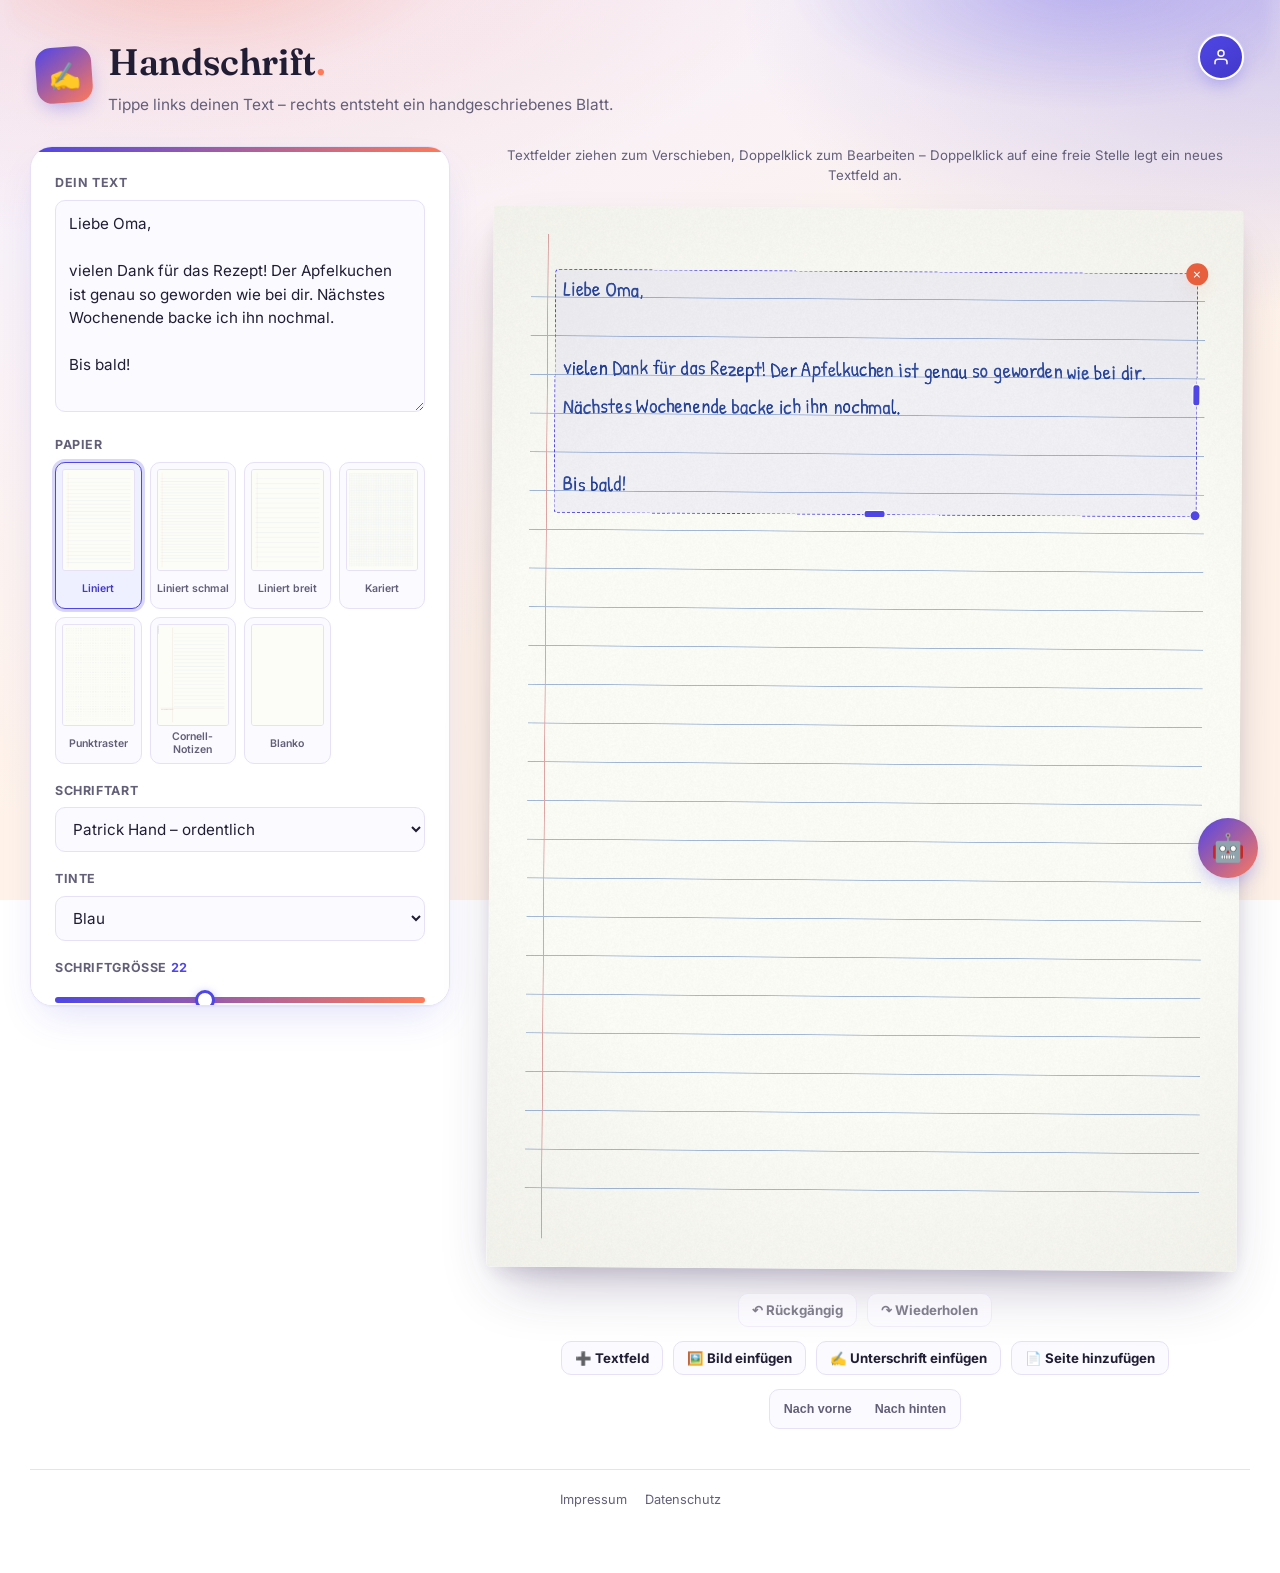
<file: index.html>
<!DOCTYPE html>
<html lang="de">
<head>
<meta charset="UTF-8">
<meta name="viewport" content="width=device-width, initial-scale=1.0">
<title>Handschrift-Generator – Text in Handschrift verwandeln</title>
<meta name="description" content="Verwandle getippten Text in realistisch aussehende Handschrift. Mit linierten und karierten Vorlagen, verschiedenen Schriften und Download als Bild.">
<meta name="theme-color" content="#2f6fdb">

<link rel="icon" href="data:image/svg+xml,%3Csvg xmlns='http://www.w3.org/2000/svg' viewBox='0 0 100 100'%3E%3Ctext y='.9em' font-size='90'%3E%E2%9C%8D%EF%B8%8F%3C/text%3E%3C/svg%3E">

<!-- Lokal gehostet statt von Google-Servern geladen – siehe fonts.css -->
<link rel="stylesheet" href="fonts.css">
<link rel="stylesheet" href="style.css">
</head>
<body>

<header class="site-header">
  <div class="header-glow" aria-hidden="true"></div>
  <div class="header-row">

    <div class="brand">
      <span class="brand-mark" aria-hidden="true">✍️</span>
      <div class="brand-text">
        <h1>Handschrift<span class="brand-dot">.</span></h1>
        <p class="subtitle">Tippe links deinen Text – rechts entsteht ein handgeschriebenes Blatt.</p>
      </div>
    </div>

    <!-- ---------- Konto-Widget oben rechts ---------- -->
    <div class="account-widget">
      <button type="button" id="konto-toggle" class="account-btn" aria-haspopup="true" aria-expanded="false" title="Konto">
        <span id="konto-avatar" class="account-avatar">
          <svg viewBox="0 0 24 24" width="18" height="18" fill="none" stroke="currentColor" stroke-width="2" stroke-linecap="round" stroke-linejoin="round"><path d="M20 21v-2a4 4 0 0 0-4-4H8a4 4 0 0 0-4 4v2"/><circle cx="12" cy="7" r="4"/></svg>
        </span>
        <span id="konto-dot" class="account-dot" hidden></span>
      </button>
    </div>

  </div>
</header>

<main class="layout">

  <!-- ---------- Linke Seite: Eingabe & Einstellungen ---------- -->
  <section class="panel" aria-label="Einstellungen">

    <label class="field">
      <span class="field-label">Dein Text</span>
      <textarea id="input-text" rows="8" spellcheck="false">Liebe Oma,

vielen Dank für das Rezept! Der Apfelkuchen ist genau so geworden wie bei dir. Nächstes Wochenende backe ich ihn nochmal.

Bis bald!</textarea>
    </label>

    <div class="field field-wide">
      <span class="field-label">Papier</span>
      <div id="paper-picker" class="paper-picker" role="radiogroup" aria-label="Papier auswählen">
        <!-- wird in script.js gefüllt, jede Karte mit Vorschaubild -->
      </div>
    </div>

    <div class="controls">

      <label class="field field-wide">
        <span class="field-label">Schriftart</span>
        <select id="font-family"><!-- wird in script.js gefüllt --></select>
      </label>

      <label class="field field-wide">
        <span class="field-label">Tinte</span>
        <select id="ink-color">
          <option value="#1a3a8f" selected>Blau</option>
          <option value="#101318">Schwarz</option>
          <option value="#123f2b">Dunkelgrün</option>
          <option value="#7a1220">Rot</option>
        </select>
      </label>

      <label class="field field-wide">
        <span class="field-label">Schriftgröße <output id="size-out">22</output></span>
        <input type="range" id="font-size" min="14" max="34" step="1" value="22">
      </label>

      <label class="field field-wide">
        <span class="field-label">Unordentlichkeit <output id="mess-out">45</output>%</span>
        <input type="range" id="messiness" min="0" max="100" step="1" value="45">
      </label>

    </div>

    <div class="actions">
      <button type="button" id="reshuffle" class="btn btn-secondary btn-block">🎲 Neu würfeln</button>
    </div>

    <div class="actions">
      <button type="button" id="download" class="btn btn-secondary">🖼️ Als PNG</button>
      <button type="button" id="download-pdf" class="btn btn-primary">📄 Für GoodNotes</button>
    </div>

    <p class="hinweis">
      GoodNotes hat kein offenes Dateiformat – eigene Vorlagen kommen dort
      immer als PDF hinein (in GoodNotes: Importieren → Als neues Dokument).
    </p>

    <p id="status" class="status" role="status"></p>

    <details class="own">
      <summary>✏️ Eigene Handschrift verwenden</summary>

      <ol class="steps">
        <li>
          Vorlage ausdrucken und alle Kästchen ausfüllen.
          <button type="button" id="tpl-download" class="btn btn-secondary btn-small">
            Vorlage herunterladen
          </button>
        </li>
        <li>
          Blatt von oben abfotografieren oder scannen.
          <input type="file" id="sheet-upload" accept="image/*">
        </li>
        <li>Die vier schwarzen Ecken anklicken – fertig.</li>
      </ol>

      <p id="own-status" class="status" role="status"></p>
      <button type="button" id="own-clear" class="btn btn-secondary btn-small" hidden>
        Handschrift löschen
      </button>
    </details>

    <!-- Nur sichtbar für Konten mit Rolle "lehrer" (siehe konto.js,
         zeigeRollenUI()). Ohne eingerichtete KI-Funktion (siehe
         KONTO-SETUP.md) bleibt das Panel für alle versteckt. -->
    <details id="ki-generator-panel" class="own" hidden>
      <summary>🪄 KI-Arbeitsblatt-Text erzeugen</summary>

      <label class="field">
        <span class="field-label">Thema</span>
        <textarea id="ki-thema" rows="2" placeholder="z. B. Einmaleins der 4, Übungssätze mit ie/ieh"></textarea>
      </label>

      <button type="button" id="ki-erzeugen" class="btn btn-primary btn-small btn-block">
        Text erzeugen
      </button>

      <p id="ki-status" class="status" role="status"></p>
    </details>

  </section>

  <!-- ---------- Rechte Seite: Vorschau ---------- -->
  <section class="preview" aria-label="Vorschau">

    <p class="hinweis preview-hinweis">
      Textfelder ziehen zum Verschieben, Doppelklick zum Bearbeiten –
      Doppelklick auf eine freie Stelle legt ein neues Textfeld an.
    </p>

    <div id="page-wrap" class="page-wrap">
      <div class="page-surface" data-seite="0">
        <div class="page-label">Seite 1</div>
        <canvas id="paper" class="paper-canvas" aria-label="Vorschau des handgeschriebenen Blattes, Seite 1"></canvas>
        <div id="text-layer" class="text-layer" data-seite="0"></div>
      </div>
    </div>

    <div class="preview-actions">
      <button type="button" id="undo-btn" class="btn btn-secondary btn-small" title="Rückgängig (Strg+Z)" disabled>↶ Rückgängig</button>
      <button type="button" id="redo-btn" class="btn btn-secondary btn-small" title="Wiederholen (Strg+Umschalt+Z)" disabled>↷ Wiederholen</button>
    </div>

    <div class="preview-actions">
      <button type="button" id="add-block" class="btn btn-secondary btn-small">➕ Textfeld</button>
      <button type="button" id="add-image" class="btn btn-secondary btn-small">🖼️ Bild einfügen</button>
      <button type="button" id="add-signature" class="btn btn-secondary btn-small">✍️ Unterschrift einfügen</button>
      <button type="button" id="add-page" class="btn btn-secondary btn-small">📄 Seite hinzufügen</button>
    </div>

    <input type="file" id="bild-datei" accept="image/*" hidden>
    <input type="file" id="unterschrift-datei" accept="image/*" hidden>

    <!-- Erscheint nur, wenn mindestens ein Textfeld ausgewählt ist -->
    <div id="arrange-toolbar" class="arrange-toolbar" hidden>
      <div id="align-buttons" class="arrange-group" hidden>
        <button type="button" class="arrange-btn" data-align="left" title="Linksbündig ausrichten">⇤</button>
        <button type="button" class="arrange-btn" data-align="center-h" title="Horizontal zentrieren">↔</button>
        <button type="button" class="arrange-btn" data-align="right" title="Rechtsbündig ausrichten">⇥</button>
        <button type="button" class="arrange-btn" data-align="top" title="Oben ausrichten">⤒</button>
        <button type="button" class="arrange-btn" data-align="middle-v" title="Vertikal zentrieren">↕</button>
        <button type="button" class="arrange-btn" data-align="bottom" title="Unten ausrichten">⤓</button>
      </div>
      <div class="arrange-group">
        <button type="button" id="bring-front" class="arrange-btn arrange-btn-text" title="Nach vorne">Nach vorne</button>
        <button type="button" id="send-back" class="arrange-btn arrange-btn-text" title="Nach hinten">Nach hinten</button>
      </div>
    </div>

  </section>

</main>

<!-- Ecken des Fotos anklicken -->
<div id="corner-overlay" class="overlay" hidden>
  <div class="overlay-inner">
    <p id="corner-hint" class="corner-hint"></p>
    <canvas id="corner-canvas"></canvas>
    <div class="overlay-actions">
      <button type="button" id="corner-reset" class="btn btn-secondary btn-small">Punkte zurücksetzen</button>
      <button type="button" id="corner-cancel" class="btn btn-secondary btn-small">Abbrechen</button>
    </div>
  </div>
</div>

<!-- Konto-Dropdown bewusst außerhalb des Headers, direkt in <body> –
     so hängt seine Platzierung an keinem verschachtelten position:relative-Elternteil. -->
<div id="konto-dropdown" class="account-dropdown">
  <p id="konto-hinweis" class="hinweis" hidden>
    Konto noch nicht eingerichtet. Ohne Konto wird deine Handschrift nur in
    diesem Browser gespeichert. Wie du ein Konto einrichtest, steht in
    <code>KONTO-SETUP.md</code>.
  </p>

  <div id="konto-abgemeldet" hidden>

    <!-- Anmelden mit Passwort -->
    <div id="konto-modus-login">
      <p class="hinweis">
        Melde dich an, damit deine Handschrift erhalten bleibt – auch auf
        anderen Geräten.
      </p>
      <label class="field">
        <span class="field-label">E-Mail</span>
        <input type="email" id="konto-login-email" autocomplete="email" placeholder="du@beispiel.de">
      </label>
      <label class="field">
        <span class="field-label">Passwort</span>
        <input type="password" id="konto-login-passwort" autocomplete="current-password" placeholder="••••••••">
      </label>
      <button type="button" id="konto-login-senden" class="btn btn-primary btn-small btn-block">
        Anmelden
      </button>
      <div class="konto-links">
        <button type="button" class="link-btn" id="konto-zu-forgot">Passwort vergessen?</button>
        <button type="button" class="link-btn" id="konto-zu-signup">Konto erstellen</button>
      </div>
      <button type="button" class="link-btn block" id="konto-zu-magic">
        Stattdessen Anmelde-Link per E-Mail
      </button>
    </div>

    <!-- Neues Konto registrieren -->
    <div id="konto-modus-signup" hidden>
      <p class="hinweis">
        Neues Konto anlegen – deine Handschrift bleibt dann geräteübergreifend
        gespeichert.
      </p>
      <label class="field">
        <span class="field-label">E-Mail</span>
        <input type="email" id="konto-signup-email" autocomplete="email" placeholder="du@beispiel.de">
      </label>
      <label class="field">
        <span class="field-label">Passwort</span>
        <input type="password" id="konto-signup-passwort" autocomplete="new-password" placeholder="mindestens 6 Zeichen">
      </label>
      <label class="field">
        <span class="field-label">Passwort bestätigen</span>
        <input type="password" id="konto-signup-passwort2" autocomplete="new-password" placeholder="••••••••">
      </label>
      <div class="field field-wide">
        <span class="field-label">Ich bin …</span>
        <div class="role-picker" role="radiogroup" aria-label="Rolle wählen">
          <button type="button" id="konto-signup-rolle-lehrer" class="role-karte" role="radio" aria-checked="false">
            Lehrer*in
          </button>
          <button type="button" id="konto-signup-rolle-schueler" class="role-karte" role="radio" aria-checked="false">
            Schüler*in
          </button>
        </div>
      </div>
      <button type="button" id="konto-signup-senden" class="btn btn-primary btn-small btn-block">
        Konto erstellen
      </button>
      <button type="button" class="link-btn block" id="konto-zu-login-von-signup">
        Schon ein Konto? Anmelden
      </button>
    </div>

    <!-- Passwort vergessen -->
    <div id="konto-modus-forgot" hidden>
      <p class="hinweis">
        Gib deine E-Mail ein – wir schicken dir einen Link zum Zurücksetzen
        des Passworts.
      </p>
      <label class="field">
        <span class="field-label">E-Mail</span>
        <input type="email" id="konto-forgot-email" autocomplete="email" placeholder="du@beispiel.de">
      </label>
      <button type="button" id="konto-forgot-senden" class="btn btn-primary btn-small btn-block">
        Link zum Zurücksetzen senden
      </button>
      <button type="button" class="link-btn block" id="konto-zu-login-von-forgot">
        Zurück zur Anmeldung
      </button>
    </div>

    <!-- Anmelden per Magic-Link (ohne Passwort) -->
    <div id="konto-modus-magiclink" hidden>
      <p class="hinweis">
        Du bekommst einen Anmelde-Link per E-Mail, ein Passwort brauchst du
        dafür nicht.
      </p>
      <label class="field">
        <span class="field-label">E-Mail</span>
        <input type="email" id="konto-magic-email" autocomplete="email" placeholder="du@beispiel.de">
      </label>
      <button type="button" id="konto-magic-senden" class="btn btn-primary btn-small btn-block">
        Anmelde-Link schicken
      </button>
      <button type="button" class="link-btn block" id="konto-zu-login-von-magic">
        Zurück zur Anmeldung mit Passwort
      </button>
    </div>

    <!-- Neues Passwort setzen – erscheint automatisch nach Klick auf den
         Link aus der "Passwort vergessen"-E-Mail -->
    <div id="konto-modus-reset" hidden>
      <p class="hinweis">Leg ein neues Passwort fest.</p>
      <label class="field">
        <span class="field-label">Neues Passwort</span>
        <input type="password" id="konto-reset-passwort" autocomplete="new-password" placeholder="mindestens 6 Zeichen">
      </label>
      <label class="field">
        <span class="field-label">Neues Passwort bestätigen</span>
        <input type="password" id="konto-reset-passwort2" autocomplete="new-password" placeholder="••••••••">
      </label>
      <button type="button" id="konto-reset-senden" class="btn btn-primary btn-small btn-block">
        Neues Passwort speichern
      </button>
    </div>

  </div>

  <div id="konto-angemeldet" hidden>
    <div class="konto-profil">
      <span id="konto-avatar-gross" class="account-avatar account-avatar-lg" aria-hidden="true"></span>
      <div>
        <p class="konto-profil-label">Angemeldet als</p>
        <p id="konto-user" class="konto-profil-mail"></p>
      </div>
    </div>
    <div class="actions">
      <button type="button" id="konto-sichern" class="btn btn-secondary btn-small">Jetzt sichern</button>
      <button type="button" id="konto-abmelden" class="btn btn-secondary btn-small">Abmelden</button>
    </div>
  </div>

  <p id="konto-status" class="status" role="status"></p>
</div>

<footer class="site-footer">
  <a href="impressum.html">Impressum</a>
  <a href="datenschutz.html">Datenschutz</a>
</footer>

<!-- Macht auf den KI-Arbeitsblatt-Generator für Lehrkräfte aufmerksam.
     Öffnet nur bei Klick, kein automatisches Popup (siehe konto.js). -->
<button type="button" id="ki-roboter" class="ki-roboter" aria-expanded="false" aria-label="KI-Funktion für Lehrkräfte ansehen">
  <span class="ki-roboter-schweben">
    <span class="ki-roboter-winken" aria-hidden="true">🤖</span>
  </span>
</button>

<div id="ki-roboter-popup" class="ki-roboter-popup" hidden>
  <button type="button" id="ki-roboter-popup-schliessen" class="ki-roboter-popup-schliessen" aria-label="Schließen">×</button>
  <h3>🪄 KI-Arbeitsblatt-Generator</h3>
  <p>
    Für Lehrkräfte: Thema eingeben, KI erzeugt einen passenden Übungstext –
    direkt als Handschrift aufs Blatt.
  </p>
  <button type="button" id="ki-roboter-vorschau-btn" class="btn btn-primary btn-small btn-block">
    Als Lehrer*in ansehen
  </button>
</div>

<script src="config.js"></script>
<script src="script.js"></script>
<script src="scanner.js"></script>
<script src="konto.js"></script>
<script src="editor.js"></script>
<script src="ki.js"></script>
</body>
</html>
</file>
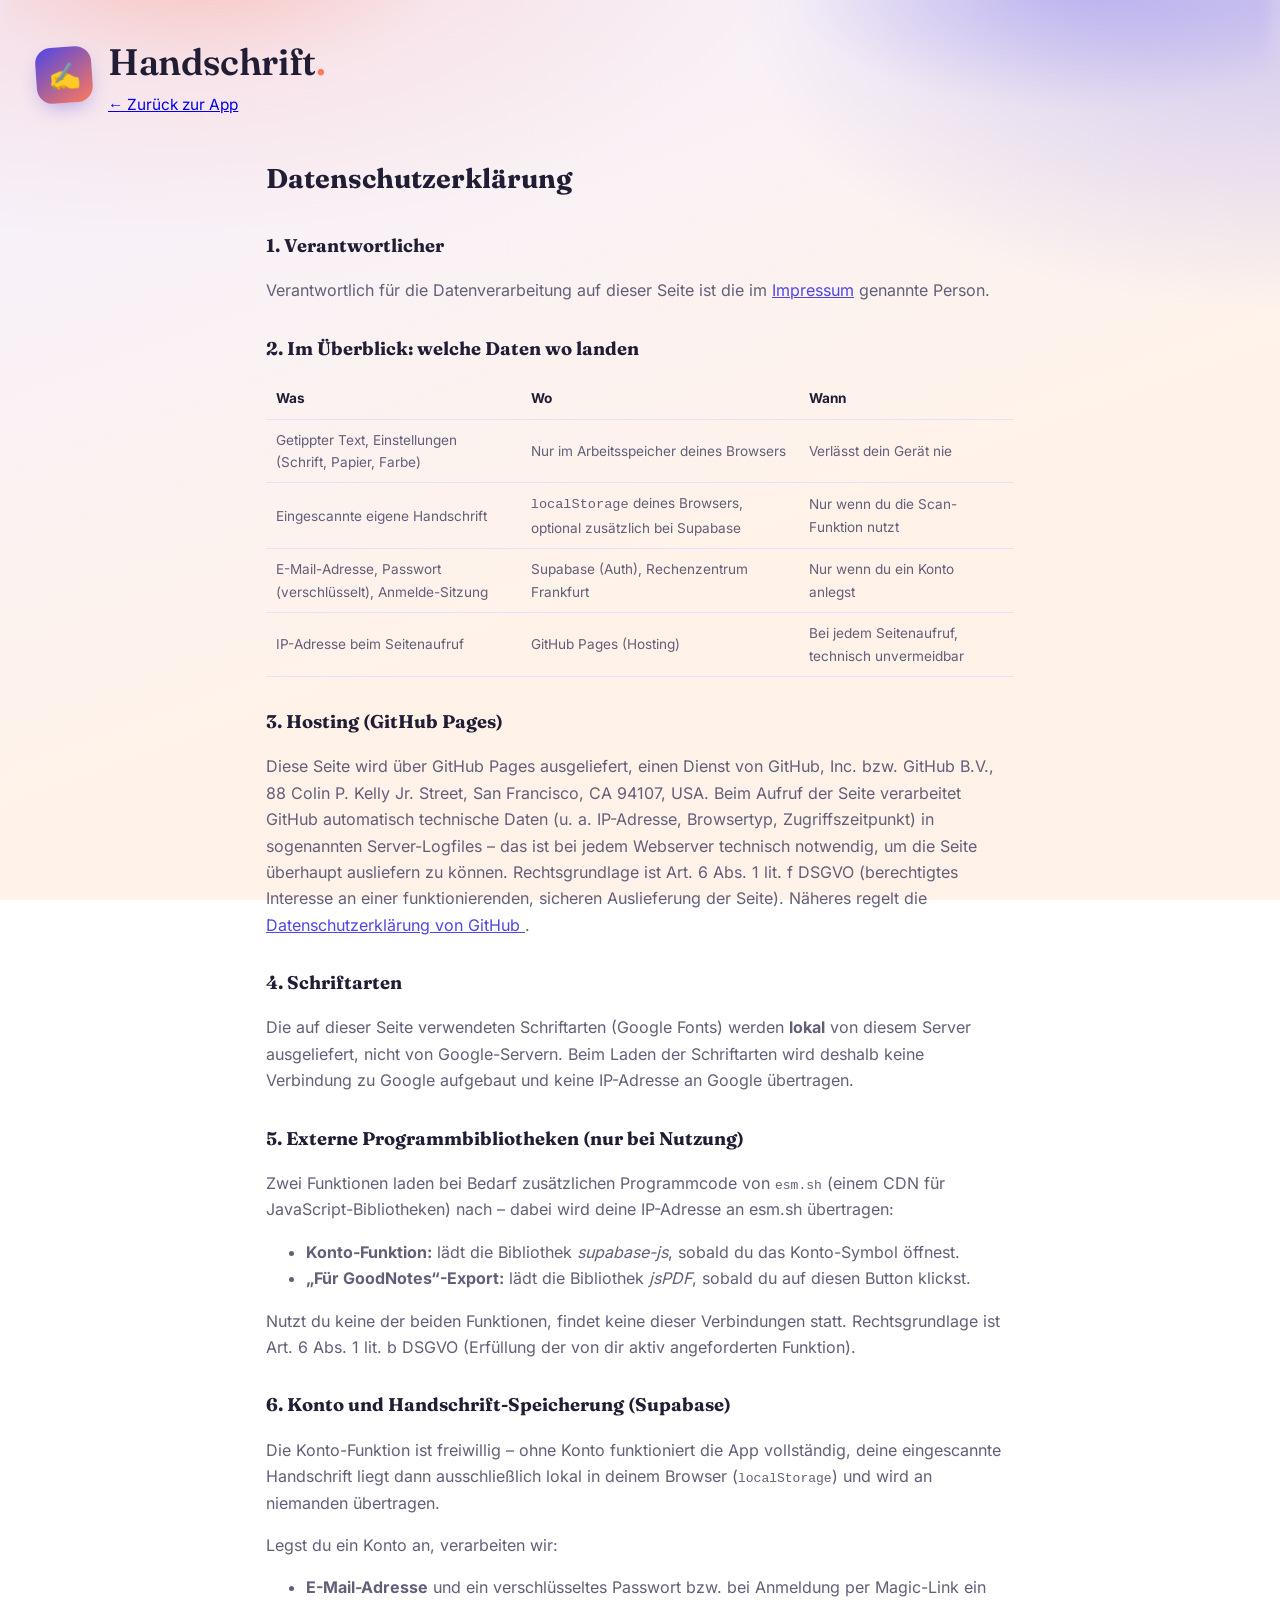
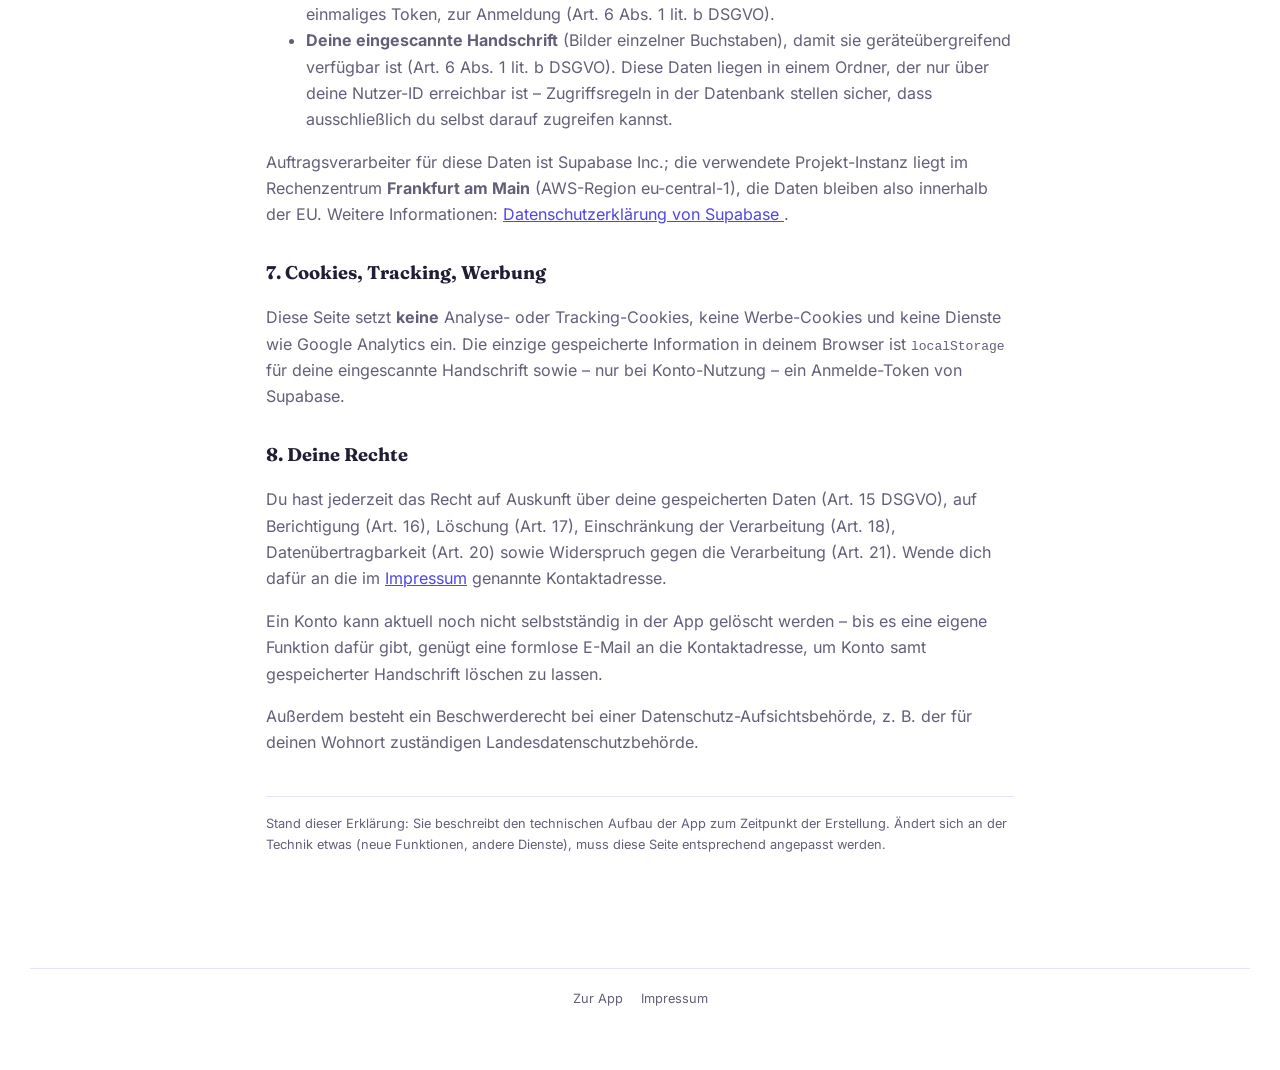
<file: datenschutz.html>
<!DOCTYPE html>
<html lang="de">
<head>
<meta charset="UTF-8">
<meta name="viewport" content="width=device-width, initial-scale=1.0">
<title>Datenschutzerklärung – Handschrift-Generator</title>
<meta name="robots" content="noindex">
<link rel="icon" href="data:image/svg+xml,%3Csvg xmlns='http://www.w3.org/2000/svg' viewBox='0 0 100 100'%3E%3Ctext y='.9em' font-size='90'%3E%E2%9C%8D%EF%B8%8F%3C/text%3E%3C/svg%3E">
<link rel="stylesheet" href="fonts.css">
<link rel="stylesheet" href="style.css">
</head>
<body>

<header class="site-header">
  <div class="header-glow" aria-hidden="true"></div>
  <div class="header-row">
    <div class="brand">
      <span class="brand-mark" aria-hidden="true">✍️</span>
      <div class="brand-text">
        <h1>Handschrift<span class="brand-dot">.</span></h1>
        <p class="subtitle"><a href="index.html">← Zurück zur App</a></p>
      </div>
    </div>
  </div>
</header>

<main class="rechtstext">

  <h1>Datenschutzerklärung</h1>

  <h2>1. Verantwortlicher</h2>
  <p>
    Verantwortlich für die Datenverarbeitung auf dieser Seite ist die im
    <a href="impressum.html">Impressum</a> genannte Person.
  </p>

  <h2>2. Im Überblick: welche Daten wo landen</h2>
  <table class="rechtstabelle">
    <thead>
      <tr><th>Was</th><th>Wo</th><th>Wann</th></tr>
    </thead>
    <tbody>
      <tr>
        <td>Getippter Text, Einstellungen (Schrift, Papier, Farbe)</td>
        <td>Nur im Arbeitsspeicher deines Browsers</td>
        <td>Verlässt dein Gerät nie</td>
      </tr>
      <tr>
        <td>Eingescannte eigene Handschrift</td>
        <td><code>localStorage</code> deines Browsers, optional zusätzlich
          bei Supabase</td>
        <td>Nur wenn du die Scan-Funktion nutzt</td>
      </tr>
      <tr>
        <td>E-Mail-Adresse, Passwort (verschlüsselt), Anmelde-Sitzung</td>
        <td>Supabase (Auth), Rechenzentrum Frankfurt</td>
        <td>Nur wenn du ein Konto anlegst</td>
      </tr>
      <tr>
        <td>IP-Adresse beim Seitenaufruf</td>
        <td>GitHub Pages (Hosting)</td>
        <td>Bei jedem Seitenaufruf, technisch unvermeidbar</td>
      </tr>
    </tbody>
  </table>

  <h2>3. Hosting (GitHub Pages)</h2>
  <p>
    Diese Seite wird über GitHub Pages ausgeliefert, einen Dienst von
    GitHub, Inc. bzw. GitHub B.V., 88 Colin P. Kelly Jr. Street, San
    Francisco, CA 94107, USA. Beim Aufruf der Seite verarbeitet GitHub
    automatisch technische Daten (u. a. IP-Adresse, Browsertyp,
    Zugriffszeitpunkt) in sogenannten Server-Logfiles – das ist bei jedem
    Webserver technisch notwendig, um die Seite überhaupt ausliefern zu
    können. Rechtsgrundlage ist Art. 6 Abs. 1 lit. f DSGVO (berechtigtes
    Interesse an einer funktionierenden, sicheren Auslieferung der Seite).
    Näheres regelt die
    <a href="https://docs.github.com/site-policy/privacy-policies/github-general-privacy-statement" target="_blank" rel="noopener">
      Datenschutzerklärung von GitHub
    </a>.
  </p>

  <h2>4. Schriftarten</h2>
  <p>
    Die auf dieser Seite verwendeten Schriftarten (Google Fonts) werden
    <strong>lokal</strong> von diesem Server ausgeliefert, nicht von
    Google-Servern. Beim Laden der Schriftarten wird deshalb keine
    Verbindung zu Google aufgebaut und keine IP-Adresse an Google
    übertragen.
  </p>

  <h2>5. Externe Programmbibliotheken (nur bei Nutzung)</h2>
  <p>
    Zwei Funktionen laden bei Bedarf zusätzlichen Programmcode von
    <code>esm.sh</code> (einem CDN für JavaScript-Bibliotheken) nach –
    dabei wird deine IP-Adresse an esm.sh übertragen:
  </p>
  <ul>
    <li><strong>Konto-Funktion:</strong> lädt die Bibliothek
      <em>supabase-js</em>, sobald du das Konto-Symbol öffnest.</li>
    <li><strong>„Für GoodNotes“-Export:</strong> lädt die Bibliothek
      <em>jsPDF</em>, sobald du auf diesen Button klickst.</li>
  </ul>
  <p>
    Nutzt du keine der beiden Funktionen, findet keine dieser Verbindungen
    statt. Rechtsgrundlage ist Art. 6 Abs. 1 lit. b DSGVO (Erfüllung der
    von dir aktiv angeforderten Funktion).
  </p>

  <h2>6. Konto und Handschrift-Speicherung (Supabase)</h2>
  <p>
    Die Konto-Funktion ist freiwillig – ohne Konto funktioniert die App
    vollständig, deine eingescannte Handschrift liegt dann ausschließlich
    lokal in deinem Browser (<code>localStorage</code>) und wird an
    niemanden übertragen.
  </p>
  <p>
    Legst du ein Konto an, verarbeiten wir:
  </p>
  <ul>
    <li><strong>E-Mail-Adresse</strong> und ein verschlüsseltes Passwort
      bzw. bei Anmeldung per Magic-Link ein einmaliges Token, zur
      Anmeldung (Art. 6 Abs. 1 lit. b DSGVO).</li>
    <li><strong>Deine eingescannte Handschrift</strong> (Bilder einzelner
      Buchstaben), damit sie geräteübergreifend verfügbar ist (Art. 6
      Abs. 1 lit. b DSGVO). Diese Daten liegen in einem Ordner, der nur
      über deine Nutzer-ID erreichbar ist – Zugriffsregeln in der
      Datenbank stellen sicher, dass ausschließlich du selbst darauf
      zugreifen kannst.</li>
  </ul>
  <p>
    Auftragsverarbeiter für diese Daten ist Supabase Inc.; die
    verwendete Projekt-Instanz liegt im Rechenzentrum
    <strong>Frankfurt am Main</strong> (AWS-Region eu-central-1), die
    Daten bleiben also innerhalb der EU. Weitere Informationen:
    <a href="https://supabase.com/privacy" target="_blank" rel="noopener">
      Datenschutzerklärung von Supabase
    </a>.
  </p>

  <h2>7. Cookies, Tracking, Werbung</h2>
  <p>
    Diese Seite setzt <strong>keine</strong> Analyse- oder Tracking-Cookies,
    keine Werbe-Cookies und keine Dienste wie Google Analytics ein. Die
    einzige gespeicherte Information in deinem Browser ist
    <code>localStorage</code> für deine eingescannte Handschrift sowie –
    nur bei Konto-Nutzung – ein Anmelde-Token von Supabase.
  </p>

  <h2>8. Deine Rechte</h2>
  <p>
    Du hast jederzeit das Recht auf Auskunft über deine gespeicherten
    Daten (Art. 15 DSGVO), auf Berichtigung (Art. 16), Löschung (Art. 17),
    Einschränkung der Verarbeitung (Art. 18), Datenübertragbarkeit
    (Art. 20) sowie Widerspruch gegen die Verarbeitung (Art. 21). Wende
    dich dafür an die im <a href="impressum.html">Impressum</a> genannte
    Kontaktadresse.
  </p>
  <p>
    Ein Konto kann aktuell noch nicht selbstständig in der App gelöscht
    werden – bis es eine eigene Funktion dafür gibt, genügt eine
    formlose E-Mail an die Kontaktadresse, um Konto samt gespeicherter
    Handschrift löschen zu lassen.
  </p>
  <p>
    Außerdem besteht ein Beschwerderecht bei einer
    Datenschutz-Aufsichtsbehörde, z. B. der für deinen Wohnort
    zuständigen Landesdatenschutzbehörde.
  </p>

  <p class="rechtstext-fussnote">
    Stand dieser Erklärung: Sie beschreibt den technischen Aufbau der App
    zum Zeitpunkt der Erstellung. Ändert sich an der Technik etwas (neue
    Funktionen, andere Dienste), muss diese Seite entsprechend angepasst
    werden.
  </p>

</main>

<footer class="site-footer">
  <a href="index.html">Zur App</a>
  <a href="impressum.html">Impressum</a>
</footer>

</body>
</html>
</file>
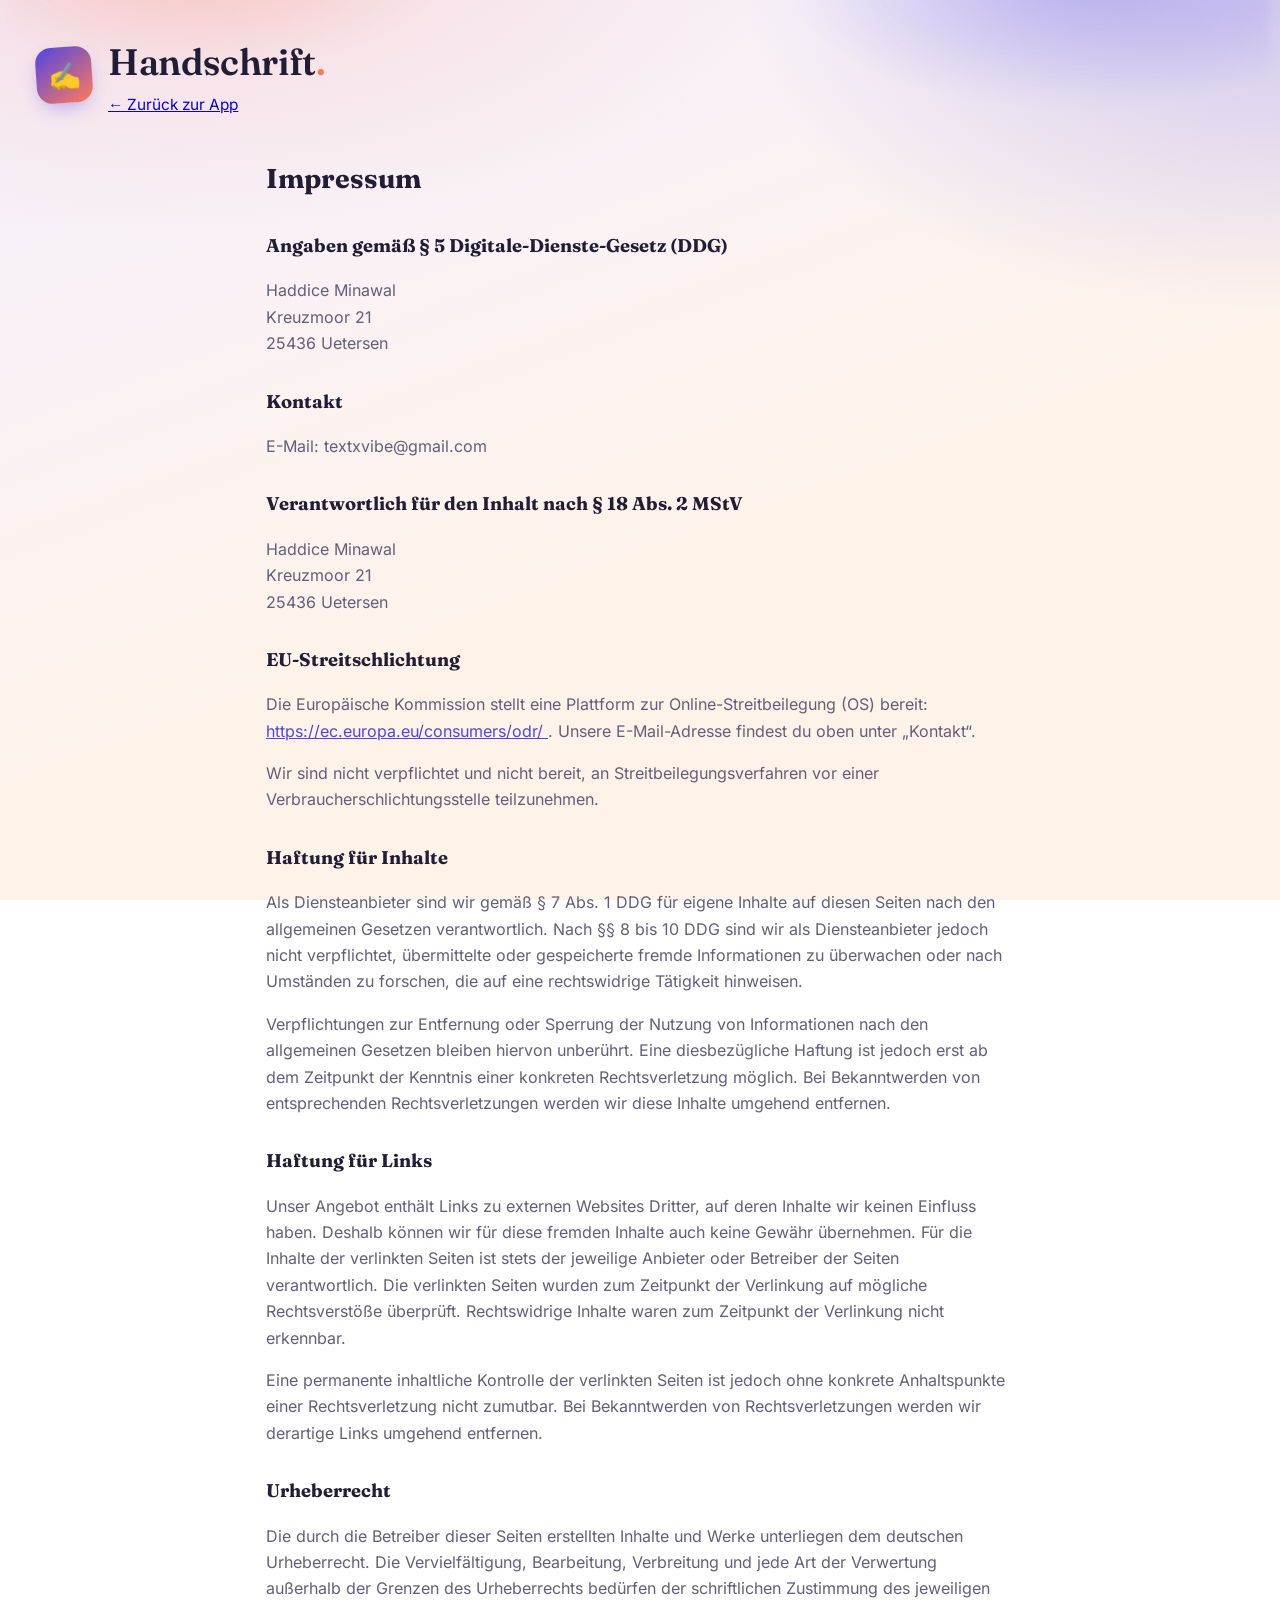
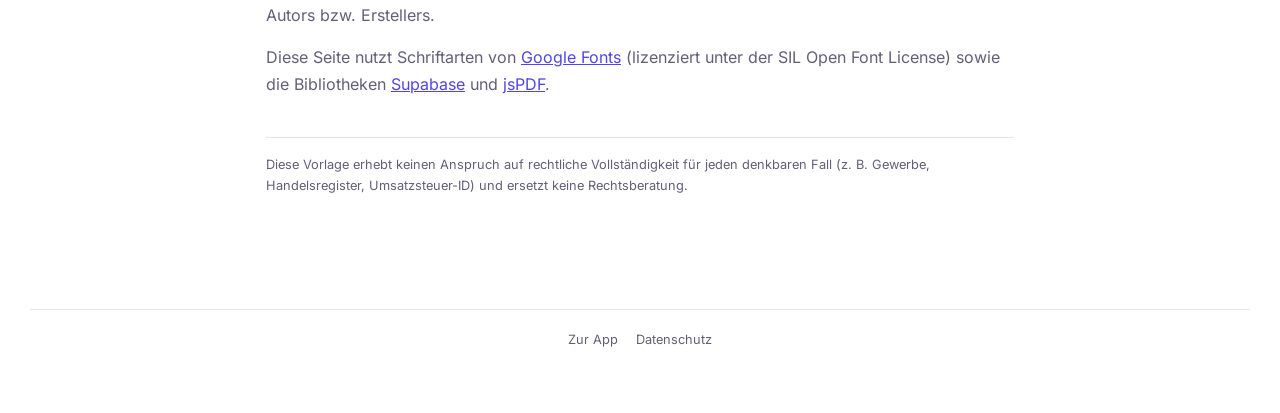
<file: impressum.html>
<!DOCTYPE html>
<html lang="de">
<head>
<meta charset="UTF-8">
<meta name="viewport" content="width=device-width, initial-scale=1.0">
<title>Impressum – Handschrift-Generator</title>
<meta name="robots" content="noindex">
<link rel="icon" href="data:image/svg+xml,%3Csvg xmlns='http://www.w3.org/2000/svg' viewBox='0 0 100 100'%3E%3Ctext y='.9em' font-size='90'%3E%E2%9C%8D%EF%B8%8F%3C/text%3E%3C/svg%3E">
<link rel="stylesheet" href="fonts.css">
<link rel="stylesheet" href="style.css">
</head>
<body>

<header class="site-header">
  <div class="header-glow" aria-hidden="true"></div>
  <div class="header-row">
    <div class="brand">
      <span class="brand-mark" aria-hidden="true">✍️</span>
      <div class="brand-text">
        <h1>Handschrift<span class="brand-dot">.</span></h1>
        <p class="subtitle"><a href="index.html">← Zurück zur App</a></p>
      </div>
    </div>
  </div>
</header>

<main class="rechtstext">

  <h1>Impressum</h1>

  <h2>Angaben gemäß § 5 Digitale-Dienste-Gesetz (DDG)</h2>
  <p>
    Haddice Minawal<br>
    Kreuzmoor 21<br>
    25436 Uetersen
  </p>

  <h2>Kontakt</h2>
  <p>
    E-Mail: textxvibe@gmail.com
  </p>

  <h2>Verantwortlich für den Inhalt nach § 18 Abs. 2 MStV</h2>
  <p>
    Haddice Minawal<br>
    Kreuzmoor 21<br>
    25436 Uetersen
  </p>

  <h2>EU-Streitschlichtung</h2>
  <p>
    Die Europäische Kommission stellt eine Plattform zur
    Online-Streitbeilegung (OS) bereit:
    <a href="https://ec.europa.eu/consumers/odr/" target="_blank" rel="noopener">
      https://ec.europa.eu/consumers/odr/
    </a>.
    Unsere E-Mail-Adresse findest du oben unter „Kontakt“.
  </p>
  <p>
    Wir sind nicht verpflichtet und nicht bereit, an
    Streitbeilegungsverfahren vor einer Verbraucherschlichtungsstelle
    teilzunehmen.
  </p>

  <h2>Haftung für Inhalte</h2>
  <p>
    Als Diensteanbieter sind wir gemäß § 7 Abs. 1 DDG für eigene Inhalte
    auf diesen Seiten nach den allgemeinen Gesetzen verantwortlich. Nach
    §§ 8 bis 10 DDG sind wir als Diensteanbieter jedoch nicht
    verpflichtet, übermittelte oder gespeicherte fremde Informationen zu
    überwachen oder nach Umständen zu forschen, die auf eine rechtswidrige
    Tätigkeit hinweisen.
  </p>
  <p>
    Verpflichtungen zur Entfernung oder Sperrung der Nutzung von
    Informationen nach den allgemeinen Gesetzen bleiben hiervon unberührt.
    Eine diesbezügliche Haftung ist jedoch erst ab dem Zeitpunkt der
    Kenntnis einer konkreten Rechtsverletzung möglich. Bei Bekanntwerden
    von entsprechenden Rechtsverletzungen werden wir diese Inhalte
    umgehend entfernen.
  </p>

  <h2>Haftung für Links</h2>
  <p>
    Unser Angebot enthält Links zu externen Websites Dritter, auf deren
    Inhalte wir keinen Einfluss haben. Deshalb können wir für diese
    fremden Inhalte auch keine Gewähr übernehmen. Für die Inhalte der
    verlinkten Seiten ist stets der jeweilige Anbieter oder Betreiber der
    Seiten verantwortlich. Die verlinkten Seiten wurden zum Zeitpunkt der
    Verlinkung auf mögliche Rechtsverstöße überprüft. Rechtswidrige
    Inhalte waren zum Zeitpunkt der Verlinkung nicht erkennbar.
  </p>
  <p>
    Eine permanente inhaltliche Kontrolle der verlinkten Seiten ist jedoch
    ohne konkrete Anhaltspunkte einer Rechtsverletzung nicht zumutbar. Bei
    Bekanntwerden von Rechtsverletzungen werden wir derartige Links
    umgehend entfernen.
  </p>

  <h2>Urheberrecht</h2>
  <p>
    Die durch die Betreiber dieser Seiten erstellten Inhalte und Werke
    unterliegen dem deutschen Urheberrecht. Die Vervielfältigung,
    Bearbeitung, Verbreitung und jede Art der Verwertung außerhalb der
    Grenzen des Urheberrechts bedürfen der schriftlichen Zustimmung des
    jeweiligen Autors bzw. Erstellers.
  </p>
  <p>
    Diese Seite nutzt Schriftarten von
    <a href="https://fonts.google.com" target="_blank" rel="noopener">Google Fonts</a>
    (lizenziert unter der SIL Open Font License) sowie die Bibliotheken
    <a href="https://supabase.com" target="_blank" rel="noopener">Supabase</a>
    und
    <a href="https://github.com/parallax/jsPDF" target="_blank" rel="noopener">jsPDF</a>.
  </p>

  <p class="rechtstext-fussnote">
    Diese Vorlage erhebt keinen Anspruch auf rechtliche Vollständigkeit für
    jeden denkbaren Fall (z. B. Gewerbe, Handelsregister, Umsatzsteuer-ID)
    und ersetzt keine Rechtsberatung.
  </p>

</main>

<footer class="site-footer">
  <a href="index.html">Zur App</a>
  <a href="datenschutz.html">Datenschutz</a>
</footer>

</body>
</html>
</file>
<file: fonts.css>
/* -------------------------------------------------------------
   Lokal gehostete Schriftarten

   Bewusst NICHT von Google-Servern geladen: Ein <link> auf
   fonts.googleapis.com/fonts.gstatic.com überträgt bei jedem
   Seitenaufruf die IP-Adresse der Besucherin an Google – das gilt in
   Deutschland als DSGVO-Problem (u.a. LG München I, 20 O 13840/20)
   und war Grund für eine Welle an Abmahnungen. Die Dateien hier sind
   identisch mit denen von Google Fonts (SIL Open Font License),
   liegen aber im fonts/-Ordner dieses Projekts und werden nur vom
   eigenen Server ausgeliefert.
------------------------------------------------------------- */

/* vietnamese */
@font-face {
  font-family: 'Allura';
  font-style: normal;
  font-weight: 400;
  font-display: swap;
  src: url(fonts/9oRPNYsQpS4zjuA_hAgWDto.woff2) format('woff2');
  unicode-range: U+0102-0103, U+0110-0111, U+0128-0129, U+0168-0169, U+01A0-01A1, U+01AF-01B0, U+0300-0301, U+0303-0304, U+0308-0309, U+0323, U+0329, U+1EA0-1EF9, U+20AB;
}
/* latin-ext */
@font-face {
  font-family: 'Allura';
  font-style: normal;
  font-weight: 400;
  font-display: swap;
  src: url(fonts/9oRPNYsQpS4zjuA_hQgWDto.woff2) format('woff2');
  unicode-range: U+0100-02BA, U+02BD-02C5, U+02C7-02CC, U+02CE-02D7, U+02DD-02FF, U+0304, U+0308, U+0329, U+1D00-1DBF, U+1E00-1E9F, U+1EF2-1EFF, U+2020, U+20A0-20AB, U+20AD-20C0, U+2113, U+2C60-2C7F, U+A720-A7FF;
}
/* latin */
@font-face {
  font-family: 'Allura';
  font-style: normal;
  font-weight: 400;
  font-display: swap;
  src: url(fonts/9oRPNYsQpS4zjuA_iwgW.woff2) format('woff2');
  unicode-range: U+0000-00FF, U+0131, U+0152-0153, U+02BB-02BC, U+02C6, U+02DA, U+02DC, U+0304, U+0308, U+0329, U+2000-206F, U+20AC, U+2122, U+2191, U+2193, U+2212, U+2215, U+FEFF, U+FFFD;
}
/* latin-ext */
@font-face {
  font-family: 'Architects Daughter';
  font-style: normal;
  font-weight: 400;
  font-display: swap;
  src: url(fonts/KtkxAKiDZI_td1Lkx62xHZHDtgO_Y-bvTYdg4_zg.woff2) format('woff2');
  unicode-range: U+0100-02BA, U+02BD-02C5, U+02C7-02CC, U+02CE-02D7, U+02DD-02FF, U+0304, U+0308, U+0329, U+1D00-1DBF, U+1E00-1E9F, U+1EF2-1EFF, U+2020, U+20A0-20AB, U+20AD-20C0, U+2113, U+2C60-2C7F, U+A720-A7FF;
}
/* latin */
@font-face {
  font-family: 'Architects Daughter';
  font-style: normal;
  font-weight: 400;
  font-display: swap;
  src: url(fonts/KtkxAKiDZI_td1Lkx62xHZHDtgO_Y-bvTYlg4w.woff2) format('woff2');
  unicode-range: U+0000-00FF, U+0131, U+0152-0153, U+02BB-02BC, U+02C6, U+02DA, U+02DC, U+0304, U+0308, U+0329, U+2000-206F, U+20AC, U+2122, U+2191, U+2193, U+2212, U+2215, U+FEFF, U+FFFD;
}
/* cyrillic-ext */
@font-face {
  font-family: 'Caveat';
  font-style: normal;
  font-weight: 400;
  font-display: swap;
  src: url(fonts/Wnz6HAc5bAfYB2Q7azYYmg8.woff2) format('woff2');
  unicode-range: U+0460-052F, U+1C80-1C8A, U+20B4, U+2DE0-2DFF, U+A640-A69F, U+FE2E-FE2F;
}
/* cyrillic */
@font-face {
  font-family: 'Caveat';
  font-style: normal;
  font-weight: 400;
  font-display: swap;
  src: url(fonts/Wnz6HAc5bAfYB2Q7YjYYmg8.woff2) format('woff2');
  unicode-range: U+0301, U+0400-045F, U+0490-0491, U+04B0-04B1, U+2116;
}
/* latin-ext */
@font-face {
  font-family: 'Caveat';
  font-style: normal;
  font-weight: 400;
  font-display: swap;
  src: url(fonts/Wnz6HAc5bAfYB2Q7aDYYmg8.woff2) format('woff2');
  unicode-range: U+0100-02BA, U+02BD-02C5, U+02C7-02CC, U+02CE-02D7, U+02DD-02FF, U+0304, U+0308, U+0329, U+1D00-1DBF, U+1E00-1E9F, U+1EF2-1EFF, U+2020, U+20A0-20AB, U+20AD-20C0, U+2113, U+2C60-2C7F, U+A720-A7FF;
}
/* latin */
@font-face {
  font-family: 'Caveat';
  font-style: normal;
  font-weight: 400;
  font-display: swap;
  src: url(fonts/Wnz6HAc5bAfYB2Q7ZjYY.woff2) format('woff2');
  unicode-range: U+0000-00FF, U+0131, U+0152-0153, U+02BB-02BC, U+02C6, U+02DA, U+02DC, U+0304, U+0308, U+0329, U+2000-206F, U+20AC, U+2122, U+2191, U+2193, U+2212, U+2215, U+FEFF, U+FFFD;
}
/* cyrillic-ext */
@font-face {
  font-family: 'Caveat';
  font-style: normal;
  font-weight: 600;
  font-display: swap;
  src: url(fonts/Wnz6HAc5bAfYB2Q7azYYmg8.woff2) format('woff2');
  unicode-range: U+0460-052F, U+1C80-1C8A, U+20B4, U+2DE0-2DFF, U+A640-A69F, U+FE2E-FE2F;
}
/* cyrillic */
@font-face {
  font-family: 'Caveat';
  font-style: normal;
  font-weight: 600;
  font-display: swap;
  src: url(fonts/Wnz6HAc5bAfYB2Q7YjYYmg8.woff2) format('woff2');
  unicode-range: U+0301, U+0400-045F, U+0490-0491, U+04B0-04B1, U+2116;
}
/* latin-ext */
@font-face {
  font-family: 'Caveat';
  font-style: normal;
  font-weight: 600;
  font-display: swap;
  src: url(fonts/Wnz6HAc5bAfYB2Q7aDYYmg8.woff2) format('woff2');
  unicode-range: U+0100-02BA, U+02BD-02C5, U+02C7-02CC, U+02CE-02D7, U+02DD-02FF, U+0304, U+0308, U+0329, U+1D00-1DBF, U+1E00-1E9F, U+1EF2-1EFF, U+2020, U+20A0-20AB, U+20AD-20C0, U+2113, U+2C60-2C7F, U+A720-A7FF;
}
/* latin */
@font-face {
  font-family: 'Caveat';
  font-style: normal;
  font-weight: 600;
  font-display: swap;
  src: url(fonts/Wnz6HAc5bAfYB2Q7ZjYY.woff2) format('woff2');
  unicode-range: U+0000-00FF, U+0131, U+0152-0153, U+02BB-02BC, U+02C6, U+02DA, U+02DC, U+0304, U+0308, U+0329, U+2000-206F, U+20AC, U+2122, U+2191, U+2193, U+2212, U+2215, U+FEFF, U+FFFD;
}
/* latin */
@font-face {
  font-family: 'Cedarville Cursive';
  font-style: normal;
  font-weight: 400;
  font-display: swap;
  src: url(fonts/yYL00g_a2veiudhUmxjo5VKkoqA-B_nuIrpw.woff2) format('woff2');
  unicode-range: U+0000-00FF, U+0131, U+0152-0153, U+02BB-02BC, U+02C6, U+02DA, U+02DC, U+0304, U+0308, U+0329, U+2000-206F, U+20AC, U+2122, U+2191, U+2193, U+2212, U+2215, U+FEFF, U+FFFD;
}
/* latin-ext */
@font-face {
  font-family: 'Covered By Your Grace';
  font-style: normal;
  font-weight: 400;
  font-display: swap;
  src: url(fonts/QGYwz-AZahWOJJI9kykWW9mD6opopoqXSOSEHwgsm6Y.woff2) format('woff2');
  unicode-range: U+0100-02BA, U+02BD-02C5, U+02C7-02CC, U+02CE-02D7, U+02DD-02FF, U+0304, U+0308, U+0329, U+1D00-1DBF, U+1E00-1E9F, U+1EF2-1EFF, U+2020, U+20A0-20AB, U+20AD-20C0, U+2113, U+2C60-2C7F, U+A720-A7FF;
}
/* latin */
@font-face {
  font-family: 'Covered By Your Grace';
  font-style: normal;
  font-weight: 400;
  font-display: swap;
  src: url(fonts/QGYwz-AZahWOJJI9kykWW9mD6opopoqXSOSEEQgs.woff2) format('woff2');
  unicode-range: U+0000-00FF, U+0131, U+0152-0153, U+02BB-02BC, U+02C6, U+02DA, U+02DC, U+0304, U+0308, U+0329, U+2000-206F, U+20AC, U+2122, U+2191, U+2193, U+2212, U+2215, U+FEFF, U+FFFD;
}
/* vietnamese */
@font-face {
  font-family: 'Dancing Script';
  font-style: normal;
  font-weight: 400;
  font-display: swap;
  src: url(fonts/If2RXTr6YS-zF4S-kcSWSVi_szLviuEViw.woff2) format('woff2');
  unicode-range: U+0102-0103, U+0110-0111, U+0128-0129, U+0168-0169, U+01A0-01A1, U+01AF-01B0, U+0300-0301, U+0303-0304, U+0308-0309, U+0323, U+0329, U+1EA0-1EF9, U+20AB;
}
/* latin-ext */
@font-face {
  font-family: 'Dancing Script';
  font-style: normal;
  font-weight: 400;
  font-display: swap;
  src: url(fonts/If2RXTr6YS-zF4S-kcSWSVi_szLuiuEViw.woff2) format('woff2');
  unicode-range: U+0100-02BA, U+02BD-02C5, U+02C7-02CC, U+02CE-02D7, U+02DD-02FF, U+0304, U+0308, U+0329, U+1D00-1DBF, U+1E00-1E9F, U+1EF2-1EFF, U+2020, U+20A0-20AB, U+20AD-20C0, U+2113, U+2C60-2C7F, U+A720-A7FF;
}
/* latin */
@font-face {
  font-family: 'Dancing Script';
  font-style: normal;
  font-weight: 400;
  font-display: swap;
  src: url(fonts/If2RXTr6YS-zF4S-kcSWSVi_szLgiuE.woff2) format('woff2');
  unicode-range: U+0000-00FF, U+0131, U+0152-0153, U+02BB-02BC, U+02C6, U+02DA, U+02DC, U+0304, U+0308, U+0329, U+2000-206F, U+20AC, U+2122, U+2191, U+2193, U+2212, U+2215, U+FEFF, U+FFFD;
}
/* vietnamese */
@font-face {
  font-family: 'Dancing Script';
  font-style: normal;
  font-weight: 600;
  font-display: swap;
  src: url(fonts/If2RXTr6YS-zF4S-kcSWSVi_szLviuEViw.woff2) format('woff2');
  unicode-range: U+0102-0103, U+0110-0111, U+0128-0129, U+0168-0169, U+01A0-01A1, U+01AF-01B0, U+0300-0301, U+0303-0304, U+0308-0309, U+0323, U+0329, U+1EA0-1EF9, U+20AB;
}
/* latin-ext */
@font-face {
  font-family: 'Dancing Script';
  font-style: normal;
  font-weight: 600;
  font-display: swap;
  src: url(fonts/If2RXTr6YS-zF4S-kcSWSVi_szLuiuEViw.woff2) format('woff2');
  unicode-range: U+0100-02BA, U+02BD-02C5, U+02C7-02CC, U+02CE-02D7, U+02DD-02FF, U+0304, U+0308, U+0329, U+1D00-1DBF, U+1E00-1E9F, U+1EF2-1EFF, U+2020, U+20A0-20AB, U+20AD-20C0, U+2113, U+2C60-2C7F, U+A720-A7FF;
}
/* latin */
@font-face {
  font-family: 'Dancing Script';
  font-style: normal;
  font-weight: 600;
  font-display: swap;
  src: url(fonts/If2RXTr6YS-zF4S-kcSWSVi_szLgiuE.woff2) format('woff2');
  unicode-range: U+0000-00FF, U+0131, U+0152-0153, U+02BB-02BC, U+02C6, U+02DA, U+02DC, U+0304, U+0308, U+0329, U+2000-206F, U+20AC, U+2122, U+2191, U+2193, U+2212, U+2215, U+FEFF, U+FFFD;
}
/* vietnamese */
@font-face {
  font-family: 'Fraunces';
  font-style: normal;
  font-weight: 500;
  font-display: swap;
  src: url(fonts/6NU78FyLNQOQZAnv9bYEvDiIdE9Ea92uemAk_WBq8U_9v0c2Wa0KxCBTeO-U.woff2) format('woff2');
  unicode-range: U+0102-0103, U+0110-0111, U+0128-0129, U+0168-0169, U+01A0-01A1, U+01AF-01B0, U+0300-0301, U+0303-0304, U+0308-0309, U+0323, U+0329, U+1EA0-1EF9, U+20AB;
}
/* latin-ext */
@font-face {
  font-family: 'Fraunces';
  font-style: normal;
  font-weight: 500;
  font-display: swap;
  src: url(fonts/6NU78FyLNQOQZAnv9bYEvDiIdE9Ea92uemAk_WBq8U_9v0c2Wa0KxCFTeO-U.woff2) format('woff2');
  unicode-range: U+0100-02BA, U+02BD-02C5, U+02C7-02CC, U+02CE-02D7, U+02DD-02FF, U+0304, U+0308, U+0329, U+1D00-1DBF, U+1E00-1E9F, U+1EF2-1EFF, U+2020, U+20A0-20AB, U+20AD-20C0, U+2113, U+2C60-2C7F, U+A720-A7FF;
}
/* latin */
@font-face {
  font-family: 'Fraunces';
  font-style: normal;
  font-weight: 500;
  font-display: swap;
  src: url(fonts/6NU78FyLNQOQZAnv9bYEvDiIdE9Ea92uemAk_WBq8U_9v0c2Wa0KxC9TeA.woff2) format('woff2');
  unicode-range: U+0000-00FF, U+0131, U+0152-0153, U+02BB-02BC, U+02C6, U+02DA, U+02DC, U+0304, U+0308, U+0329, U+2000-206F, U+20AC, U+2122, U+2191, U+2193, U+2212, U+2215, U+FEFF, U+FFFD;
}
/* vietnamese */
@font-face {
  font-family: 'Fraunces';
  font-style: normal;
  font-weight: 600;
  font-display: swap;
  src: url(fonts/6NU78FyLNQOQZAnv9bYEvDiIdE9Ea92uemAk_WBq8U_9v0c2Wa0KxCBTeO-U.woff2) format('woff2');
  unicode-range: U+0102-0103, U+0110-0111, U+0128-0129, U+0168-0169, U+01A0-01A1, U+01AF-01B0, U+0300-0301, U+0303-0304, U+0308-0309, U+0323, U+0329, U+1EA0-1EF9, U+20AB;
}
/* latin-ext */
@font-face {
  font-family: 'Fraunces';
  font-style: normal;
  font-weight: 600;
  font-display: swap;
  src: url(fonts/6NU78FyLNQOQZAnv9bYEvDiIdE9Ea92uemAk_WBq8U_9v0c2Wa0KxCFTeO-U.woff2) format('woff2');
  unicode-range: U+0100-02BA, U+02BD-02C5, U+02C7-02CC, U+02CE-02D7, U+02DD-02FF, U+0304, U+0308, U+0329, U+1D00-1DBF, U+1E00-1E9F, U+1EF2-1EFF, U+2020, U+20A0-20AB, U+20AD-20C0, U+2113, U+2C60-2C7F, U+A720-A7FF;
}
/* latin */
@font-face {
  font-family: 'Fraunces';
  font-style: normal;
  font-weight: 600;
  font-display: swap;
  src: url(fonts/6NU78FyLNQOQZAnv9bYEvDiIdE9Ea92uemAk_WBq8U_9v0c2Wa0KxC9TeA.woff2) format('woff2');
  unicode-range: U+0000-00FF, U+0131, U+0152-0153, U+02BB-02BC, U+02C6, U+02DA, U+02DC, U+0304, U+0308, U+0329, U+2000-206F, U+20AC, U+2122, U+2191, U+2193, U+2212, U+2215, U+FEFF, U+FFFD;
}
/* vietnamese */
@font-face {
  font-family: 'Fraunces';
  font-style: normal;
  font-weight: 700;
  font-display: swap;
  src: url(fonts/6NU78FyLNQOQZAnv9bYEvDiIdE9Ea92uemAk_WBq8U_9v0c2Wa0KxCBTeO-U.woff2) format('woff2');
  unicode-range: U+0102-0103, U+0110-0111, U+0128-0129, U+0168-0169, U+01A0-01A1, U+01AF-01B0, U+0300-0301, U+0303-0304, U+0308-0309, U+0323, U+0329, U+1EA0-1EF9, U+20AB;
}
/* latin-ext */
@font-face {
  font-family: 'Fraunces';
  font-style: normal;
  font-weight: 700;
  font-display: swap;
  src: url(fonts/6NU78FyLNQOQZAnv9bYEvDiIdE9Ea92uemAk_WBq8U_9v0c2Wa0KxCFTeO-U.woff2) format('woff2');
  unicode-range: U+0100-02BA, U+02BD-02C5, U+02C7-02CC, U+02CE-02D7, U+02DD-02FF, U+0304, U+0308, U+0329, U+1D00-1DBF, U+1E00-1E9F, U+1EF2-1EFF, U+2020, U+20A0-20AB, U+20AD-20C0, U+2113, U+2C60-2C7F, U+A720-A7FF;
}
/* latin */
@font-face {
  font-family: 'Fraunces';
  font-style: normal;
  font-weight: 700;
  font-display: swap;
  src: url(fonts/6NU78FyLNQOQZAnv9bYEvDiIdE9Ea92uemAk_WBq8U_9v0c2Wa0KxC9TeA.woff2) format('woff2');
  unicode-range: U+0000-00FF, U+0131, U+0152-0153, U+02BB-02BC, U+02C6, U+02DA, U+02DC, U+0304, U+0308, U+0329, U+2000-206F, U+20AC, U+2122, U+2191, U+2193, U+2212, U+2215, U+FEFF, U+FFFD;
}
/* latin-ext */
@font-face {
  font-family: 'Gloria Hallelujah';
  font-style: normal;
  font-weight: 400;
  font-display: swap;
  src: url(fonts/LYjYdHv3kUk9BMV96EIswT9DIbW-MIS71zO0vg.woff2) format('woff2');
  unicode-range: U+0100-02BA, U+02BD-02C5, U+02C7-02CC, U+02CE-02D7, U+02DD-02FF, U+0304, U+0308, U+0329, U+1D00-1DBF, U+1E00-1E9F, U+1EF2-1EFF, U+2020, U+20A0-20AB, U+20AD-20C0, U+2113, U+2C60-2C7F, U+A720-A7FF;
}
/* latin */
@font-face {
  font-family: 'Gloria Hallelujah';
  font-style: normal;
  font-weight: 400;
  font-display: swap;
  src: url(fonts/LYjYdHv3kUk9BMV96EIswT9DIbW-MIS11zM.woff2) format('woff2');
  unicode-range: U+0000-00FF, U+0131, U+0152-0153, U+02BB-02BC, U+02C6, U+02DA, U+02DC, U+0304, U+0308, U+0329, U+2000-206F, U+20AC, U+2122, U+2191, U+2193, U+2212, U+2215, U+FEFF, U+FFFD;
}
/* cyrillic-ext */
@font-face {
  font-family: 'Great Vibes';
  font-style: normal;
  font-weight: 400;
  font-display: swap;
  src: url(fonts/RWmMoKWR9v4ksMfaWd_JN9XIiaQ6DQ.woff2) format('woff2');
  unicode-range: U+0460-052F, U+1C80-1C8A, U+20B4, U+2DE0-2DFF, U+A640-A69F, U+FE2E-FE2F;
}
/* cyrillic */
@font-face {
  font-family: 'Great Vibes';
  font-style: normal;
  font-weight: 400;
  font-display: swap;
  src: url(fonts/RWmMoKWR9v4ksMfaWd_JN9XBiaQ6DQ.woff2) format('woff2');
  unicode-range: U+0301, U+0400-045F, U+0490-0491, U+04B0-04B1, U+2116;
}
/* greek-ext */
@font-face {
  font-family: 'Great Vibes';
  font-style: normal;
  font-weight: 400;
  font-display: swap;
  src: url(fonts/RWmMoKWR9v4ksMfaWd_JN9XJiaQ6DQ.woff2) format('woff2');
  unicode-range: U+1F00-1FFF;
}
/* vietnamese */
@font-face {
  font-family: 'Great Vibes';
  font-style: normal;
  font-weight: 400;
  font-display: swap;
  src: url(fonts/RWmMoKWR9v4ksMfaWd_JN9XKiaQ6DQ.woff2) format('woff2');
  unicode-range: U+0102-0103, U+0110-0111, U+0128-0129, U+0168-0169, U+01A0-01A1, U+01AF-01B0, U+0300-0301, U+0303-0304, U+0308-0309, U+0323, U+0329, U+1EA0-1EF9, U+20AB;
}
/* latin-ext */
@font-face {
  font-family: 'Great Vibes';
  font-style: normal;
  font-weight: 400;
  font-display: swap;
  src: url(fonts/RWmMoKWR9v4ksMfaWd_JN9XLiaQ6DQ.woff2) format('woff2');
  unicode-range: U+0100-02BA, U+02BD-02C5, U+02C7-02CC, U+02CE-02D7, U+02DD-02FF, U+0304, U+0308, U+0329, U+1D00-1DBF, U+1E00-1E9F, U+1EF2-1EFF, U+2020, U+20A0-20AB, U+20AD-20C0, U+2113, U+2C60-2C7F, U+A720-A7FF;
}
/* latin */
@font-face {
  font-family: 'Great Vibes';
  font-style: normal;
  font-weight: 400;
  font-display: swap;
  src: url(fonts/RWmMoKWR9v4ksMfaWd_JN9XFiaQ.woff2) format('woff2');
  unicode-range: U+0000-00FF, U+0131, U+0152-0153, U+02BB-02BC, U+02C6, U+02DA, U+02DC, U+0304, U+0308, U+0329, U+2000-206F, U+20AC, U+2122, U+2191, U+2193, U+2212, U+2215, U+FEFF, U+FFFD;
}
/* latin */
@font-face {
  font-family: 'Homemade Apple';
  font-style: normal;
  font-weight: 400;
  font-display: swap;
  src: url(fonts/Qw3EZQFXECDrI2q789EKQZJob0x6XHg.woff2) format('woff2');
  unicode-range: U+0000-00FF, U+0131, U+0152-0153, U+02BB-02BC, U+02C6, U+02DA, U+02DC, U+0304, U+0308, U+0329, U+2000-206F, U+20AC, U+2122, U+2191, U+2193, U+2212, U+2215, U+FEFF, U+FFFD;
}
/* latin-ext */
@font-face {
  font-family: 'Indie Flower';
  font-style: normal;
  font-weight: 400;
  font-display: swap;
  src: url(fonts/m8JVjfNVeKWVnh3QMuKkFcZVZ0uH5dI.woff2) format('woff2');
  unicode-range: U+0100-02BA, U+02BD-02C5, U+02C7-02CC, U+02CE-02D7, U+02DD-02FF, U+0304, U+0308, U+0329, U+1D00-1DBF, U+1E00-1E9F, U+1EF2-1EFF, U+2020, U+20A0-20AB, U+20AD-20C0, U+2113, U+2C60-2C7F, U+A720-A7FF;
}
/* latin */
@font-face {
  font-family: 'Indie Flower';
  font-style: normal;
  font-weight: 400;
  font-display: swap;
  src: url(fonts/m8JVjfNVeKWVnh3QMuKkFcZVaUuH.woff2) format('woff2');
  unicode-range: U+0000-00FF, U+0131, U+0152-0153, U+02BB-02BC, U+02C6, U+02DA, U+02DC, U+0304, U+0308, U+0329, U+2000-206F, U+20AC, U+2122, U+2191, U+2193, U+2212, U+2215, U+FEFF, U+FFFD;
}
/* cyrillic-ext */
@font-face {
  font-family: 'Inter';
  font-style: normal;
  font-weight: 400;
  font-display: swap;
  src: url(fonts/UcC73FwrK3iLTeHuS_nVMrMxCp50SjIa2JL7SUc.woff2) format('woff2');
  unicode-range: U+0460-052F, U+1C80-1C8A, U+20B4, U+2DE0-2DFF, U+A640-A69F, U+FE2E-FE2F;
}
/* cyrillic */
@font-face {
  font-family: 'Inter';
  font-style: normal;
  font-weight: 400;
  font-display: swap;
  src: url(fonts/UcC73FwrK3iLTeHuS_nVMrMxCp50SjIa0ZL7SUc.woff2) format('woff2');
  unicode-range: U+0301, U+0400-045F, U+0490-0491, U+04B0-04B1, U+2116;
}
/* greek-ext */
@font-face {
  font-family: 'Inter';
  font-style: normal;
  font-weight: 400;
  font-display: swap;
  src: url(fonts/UcC73FwrK3iLTeHuS_nVMrMxCp50SjIa2ZL7SUc.woff2) format('woff2');
  unicode-range: U+1F00-1FFF;
}
/* greek */
@font-face {
  font-family: 'Inter';
  font-style: normal;
  font-weight: 400;
  font-display: swap;
  src: url(fonts/UcC73FwrK3iLTeHuS_nVMrMxCp50SjIa1pL7SUc.woff2) format('woff2');
  unicode-range: U+0370-0377, U+037A-037F, U+0384-038A, U+038C, U+038E-03A1, U+03A3-03FF;
}
/* vietnamese */
@font-face {
  font-family: 'Inter';
  font-style: normal;
  font-weight: 400;
  font-display: swap;
  src: url(fonts/UcC73FwrK3iLTeHuS_nVMrMxCp50SjIa2pL7SUc.woff2) format('woff2');
  unicode-range: U+0102-0103, U+0110-0111, U+0128-0129, U+0168-0169, U+01A0-01A1, U+01AF-01B0, U+0300-0301, U+0303-0304, U+0308-0309, U+0323, U+0329, U+1EA0-1EF9, U+20AB;
}
/* latin-ext */
@font-face {
  font-family: 'Inter';
  font-style: normal;
  font-weight: 400;
  font-display: swap;
  src: url(fonts/UcC73FwrK3iLTeHuS_nVMrMxCp50SjIa25L7SUc.woff2) format('woff2');
  unicode-range: U+0100-02BA, U+02BD-02C5, U+02C7-02CC, U+02CE-02D7, U+02DD-02FF, U+0304, U+0308, U+0329, U+1D00-1DBF, U+1E00-1E9F, U+1EF2-1EFF, U+2020, U+20A0-20AB, U+20AD-20C0, U+2113, U+2C60-2C7F, U+A720-A7FF;
}
/* latin */
@font-face {
  font-family: 'Inter';
  font-style: normal;
  font-weight: 400;
  font-display: swap;
  src: url(fonts/UcC73FwrK3iLTeHuS_nVMrMxCp50SjIa1ZL7.woff2) format('woff2');
  unicode-range: U+0000-00FF, U+0131, U+0152-0153, U+02BB-02BC, U+02C6, U+02DA, U+02DC, U+0304, U+0308, U+0329, U+2000-206F, U+20AC, U+2122, U+2191, U+2193, U+2212, U+2215, U+FEFF, U+FFFD;
}
/* cyrillic-ext */
@font-face {
  font-family: 'Inter';
  font-style: normal;
  font-weight: 500;
  font-display: swap;
  src: url(fonts/UcC73FwrK3iLTeHuS_nVMrMxCp50SjIa2JL7SUc.woff2) format('woff2');
  unicode-range: U+0460-052F, U+1C80-1C8A, U+20B4, U+2DE0-2DFF, U+A640-A69F, U+FE2E-FE2F;
}
/* cyrillic */
@font-face {
  font-family: 'Inter';
  font-style: normal;
  font-weight: 500;
  font-display: swap;
  src: url(fonts/UcC73FwrK3iLTeHuS_nVMrMxCp50SjIa0ZL7SUc.woff2) format('woff2');
  unicode-range: U+0301, U+0400-045F, U+0490-0491, U+04B0-04B1, U+2116;
}
/* greek-ext */
@font-face {
  font-family: 'Inter';
  font-style: normal;
  font-weight: 500;
  font-display: swap;
  src: url(fonts/UcC73FwrK3iLTeHuS_nVMrMxCp50SjIa2ZL7SUc.woff2) format('woff2');
  unicode-range: U+1F00-1FFF;
}
/* greek */
@font-face {
  font-family: 'Inter';
  font-style: normal;
  font-weight: 500;
  font-display: swap;
  src: url(fonts/UcC73FwrK3iLTeHuS_nVMrMxCp50SjIa1pL7SUc.woff2) format('woff2');
  unicode-range: U+0370-0377, U+037A-037F, U+0384-038A, U+038C, U+038E-03A1, U+03A3-03FF;
}
/* vietnamese */
@font-face {
  font-family: 'Inter';
  font-style: normal;
  font-weight: 500;
  font-display: swap;
  src: url(fonts/UcC73FwrK3iLTeHuS_nVMrMxCp50SjIa2pL7SUc.woff2) format('woff2');
  unicode-range: U+0102-0103, U+0110-0111, U+0128-0129, U+0168-0169, U+01A0-01A1, U+01AF-01B0, U+0300-0301, U+0303-0304, U+0308-0309, U+0323, U+0329, U+1EA0-1EF9, U+20AB;
}
/* latin-ext */
@font-face {
  font-family: 'Inter';
  font-style: normal;
  font-weight: 500;
  font-display: swap;
  src: url(fonts/UcC73FwrK3iLTeHuS_nVMrMxCp50SjIa25L7SUc.woff2) format('woff2');
  unicode-range: U+0100-02BA, U+02BD-02C5, U+02C7-02CC, U+02CE-02D7, U+02DD-02FF, U+0304, U+0308, U+0329, U+1D00-1DBF, U+1E00-1E9F, U+1EF2-1EFF, U+2020, U+20A0-20AB, U+20AD-20C0, U+2113, U+2C60-2C7F, U+A720-A7FF;
}
/* latin */
@font-face {
  font-family: 'Inter';
  font-style: normal;
  font-weight: 500;
  font-display: swap;
  src: url(fonts/UcC73FwrK3iLTeHuS_nVMrMxCp50SjIa1ZL7.woff2) format('woff2');
  unicode-range: U+0000-00FF, U+0131, U+0152-0153, U+02BB-02BC, U+02C6, U+02DA, U+02DC, U+0304, U+0308, U+0329, U+2000-206F, U+20AC, U+2122, U+2191, U+2193, U+2212, U+2215, U+FEFF, U+FFFD;
}
/* cyrillic-ext */
@font-face {
  font-family: 'Inter';
  font-style: normal;
  font-weight: 600;
  font-display: swap;
  src: url(fonts/UcC73FwrK3iLTeHuS_nVMrMxCp50SjIa2JL7SUc.woff2) format('woff2');
  unicode-range: U+0460-052F, U+1C80-1C8A, U+20B4, U+2DE0-2DFF, U+A640-A69F, U+FE2E-FE2F;
}
/* cyrillic */
@font-face {
  font-family: 'Inter';
  font-style: normal;
  font-weight: 600;
  font-display: swap;
  src: url(fonts/UcC73FwrK3iLTeHuS_nVMrMxCp50SjIa0ZL7SUc.woff2) format('woff2');
  unicode-range: U+0301, U+0400-045F, U+0490-0491, U+04B0-04B1, U+2116;
}
/* greek-ext */
@font-face {
  font-family: 'Inter';
  font-style: normal;
  font-weight: 600;
  font-display: swap;
  src: url(fonts/UcC73FwrK3iLTeHuS_nVMrMxCp50SjIa2ZL7SUc.woff2) format('woff2');
  unicode-range: U+1F00-1FFF;
}
/* greek */
@font-face {
  font-family: 'Inter';
  font-style: normal;
  font-weight: 600;
  font-display: swap;
  src: url(fonts/UcC73FwrK3iLTeHuS_nVMrMxCp50SjIa1pL7SUc.woff2) format('woff2');
  unicode-range: U+0370-0377, U+037A-037F, U+0384-038A, U+038C, U+038E-03A1, U+03A3-03FF;
}
/* vietnamese */
@font-face {
  font-family: 'Inter';
  font-style: normal;
  font-weight: 600;
  font-display: swap;
  src: url(fonts/UcC73FwrK3iLTeHuS_nVMrMxCp50SjIa2pL7SUc.woff2) format('woff2');
  unicode-range: U+0102-0103, U+0110-0111, U+0128-0129, U+0168-0169, U+01A0-01A1, U+01AF-01B0, U+0300-0301, U+0303-0304, U+0308-0309, U+0323, U+0329, U+1EA0-1EF9, U+20AB;
}
/* latin-ext */
@font-face {
  font-family: 'Inter';
  font-style: normal;
  font-weight: 600;
  font-display: swap;
  src: url(fonts/UcC73FwrK3iLTeHuS_nVMrMxCp50SjIa25L7SUc.woff2) format('woff2');
  unicode-range: U+0100-02BA, U+02BD-02C5, U+02C7-02CC, U+02CE-02D7, U+02DD-02FF, U+0304, U+0308, U+0329, U+1D00-1DBF, U+1E00-1E9F, U+1EF2-1EFF, U+2020, U+20A0-20AB, U+20AD-20C0, U+2113, U+2C60-2C7F, U+A720-A7FF;
}
/* latin */
@font-face {
  font-family: 'Inter';
  font-style: normal;
  font-weight: 600;
  font-display: swap;
  src: url(fonts/UcC73FwrK3iLTeHuS_nVMrMxCp50SjIa1ZL7.woff2) format('woff2');
  unicode-range: U+0000-00FF, U+0131, U+0152-0153, U+02BB-02BC, U+02C6, U+02DA, U+02DC, U+0304, U+0308, U+0329, U+2000-206F, U+20AC, U+2122, U+2191, U+2193, U+2212, U+2215, U+FEFF, U+FFFD;
}
/* cyrillic-ext */
@font-face {
  font-family: 'Inter';
  font-style: normal;
  font-weight: 700;
  font-display: swap;
  src: url(fonts/UcC73FwrK3iLTeHuS_nVMrMxCp50SjIa2JL7SUc.woff2) format('woff2');
  unicode-range: U+0460-052F, U+1C80-1C8A, U+20B4, U+2DE0-2DFF, U+A640-A69F, U+FE2E-FE2F;
}
/* cyrillic */
@font-face {
  font-family: 'Inter';
  font-style: normal;
  font-weight: 700;
  font-display: swap;
  src: url(fonts/UcC73FwrK3iLTeHuS_nVMrMxCp50SjIa0ZL7SUc.woff2) format('woff2');
  unicode-range: U+0301, U+0400-045F, U+0490-0491, U+04B0-04B1, U+2116;
}
/* greek-ext */
@font-face {
  font-family: 'Inter';
  font-style: normal;
  font-weight: 700;
  font-display: swap;
  src: url(fonts/UcC73FwrK3iLTeHuS_nVMrMxCp50SjIa2ZL7SUc.woff2) format('woff2');
  unicode-range: U+1F00-1FFF;
}
/* greek */
@font-face {
  font-family: 'Inter';
  font-style: normal;
  font-weight: 700;
  font-display: swap;
  src: url(fonts/UcC73FwrK3iLTeHuS_nVMrMxCp50SjIa1pL7SUc.woff2) format('woff2');
  unicode-range: U+0370-0377, U+037A-037F, U+0384-038A, U+038C, U+038E-03A1, U+03A3-03FF;
}
/* vietnamese */
@font-face {
  font-family: 'Inter';
  font-style: normal;
  font-weight: 700;
  font-display: swap;
  src: url(fonts/UcC73FwrK3iLTeHuS_nVMrMxCp50SjIa2pL7SUc.woff2) format('woff2');
  unicode-range: U+0102-0103, U+0110-0111, U+0128-0129, U+0168-0169, U+01A0-01A1, U+01AF-01B0, U+0300-0301, U+0303-0304, U+0308-0309, U+0323, U+0329, U+1EA0-1EF9, U+20AB;
}
/* latin-ext */
@font-face {
  font-family: 'Inter';
  font-style: normal;
  font-weight: 700;
  font-display: swap;
  src: url(fonts/UcC73FwrK3iLTeHuS_nVMrMxCp50SjIa25L7SUc.woff2) format('woff2');
  unicode-range: U+0100-02BA, U+02BD-02C5, U+02C7-02CC, U+02CE-02D7, U+02DD-02FF, U+0304, U+0308, U+0329, U+1D00-1DBF, U+1E00-1E9F, U+1EF2-1EFF, U+2020, U+20A0-20AB, U+20AD-20C0, U+2113, U+2C60-2C7F, U+A720-A7FF;
}
/* latin */
@font-face {
  font-family: 'Inter';
  font-style: normal;
  font-weight: 700;
  font-display: swap;
  src: url(fonts/UcC73FwrK3iLTeHuS_nVMrMxCp50SjIa1ZL7.woff2) format('woff2');
  unicode-range: U+0000-00FF, U+0131, U+0152-0153, U+02BB-02BC, U+02C6, U+02DA, U+02DC, U+0304, U+0308, U+0329, U+2000-206F, U+20AC, U+2122, U+2191, U+2193, U+2212, U+2215, U+FEFF, U+FFFD;
}
/* latin-ext */
@font-face {
  font-family: 'Just Another Hand';
  font-style: normal;
  font-weight: 400;
  font-display: swap;
  src: url(fonts/845CNN4-AJyIGvIou-6yJKyptyOpOfr2DGiVSw.woff2) format('woff2');
  unicode-range: U+0100-02BA, U+02BD-02C5, U+02C7-02CC, U+02CE-02D7, U+02DD-02FF, U+0304, U+0308, U+0329, U+1D00-1DBF, U+1E00-1E9F, U+1EF2-1EFF, U+2020, U+20A0-20AB, U+20AD-20C0, U+2113, U+2C60-2C7F, U+A720-A7FF;
}
/* latin */
@font-face {
  font-family: 'Just Another Hand';
  font-style: normal;
  font-weight: 400;
  font-display: swap;
  src: url(fonts/845CNN4-AJyIGvIou-6yJKyptyOpOfr4DGg.woff2) format('woff2');
  unicode-range: U+0000-00FF, U+0131, U+0152-0153, U+02BB-02BC, U+02C6, U+02DA, U+02DC, U+0304, U+0308, U+0329, U+2000-206F, U+20AC, U+2122, U+2191, U+2193, U+2212, U+2215, U+FEFF, U+FFFD;
}
/* devanagari */
@font-face {
  font-family: 'Kalam';
  font-style: normal;
  font-weight: 400;
  font-display: swap;
  src: url(fonts/YA9dr0Wd4kDdMthQOCfzsw.woff2) format('woff2');
  unicode-range: U+0900-097F, U+1CD0-1CF9, U+200C-200D, U+20A8, U+20B9, U+20F0, U+25CC, U+A830-A839, U+A8E0-A8FF, U+11B00-11B09;
}
/* latin-ext */
@font-face {
  font-family: 'Kalam';
  font-style: normal;
  font-weight: 400;
  font-display: swap;
  src: url(fonts/YA9dr0Wd4kDdMthfOCfzsw.woff2) format('woff2');
  unicode-range: U+0100-02BA, U+02BD-02C5, U+02C7-02CC, U+02CE-02D7, U+02DD-02FF, U+0304, U+0308, U+0329, U+1D00-1DBF, U+1E00-1E9F, U+1EF2-1EFF, U+2020, U+20A0-20AB, U+20AD-20C0, U+2113, U+2C60-2C7F, U+A720-A7FF;
}
/* latin */
@font-face {
  font-family: 'Kalam';
  font-style: normal;
  font-weight: 400;
  font-display: swap;
  src: url(fonts/YA9dr0Wd4kDdMthROCc.woff2) format('woff2');
  unicode-range: U+0000-00FF, U+0131, U+0152-0153, U+02BB-02BC, U+02C6, U+02DA, U+02DC, U+0304, U+0308, U+0329, U+2000-206F, U+20AC, U+2122, U+2191, U+2193, U+2212, U+2215, U+FEFF, U+FFFD;
}
/* latin-ext */
@font-face {
  font-family: 'La Belle Aurore';
  font-style: normal;
  font-weight: 400;
  font-display: swap;
  src: url(fonts/RrQIbot8-mNYKnGNDkWlocovHeI4Eu2EBVk.woff2) format('woff2');
  unicode-range: U+0100-02BA, U+02BD-02C5, U+02C7-02CC, U+02CE-02D7, U+02DD-02FF, U+0304, U+0308, U+0329, U+1D00-1DBF, U+1E00-1E9F, U+1EF2-1EFF, U+2020, U+20A0-20AB, U+20AD-20C0, U+2113, U+2C60-2C7F, U+A720-A7FF;
}
/* latin */
@font-face {
  font-family: 'La Belle Aurore';
  font-style: normal;
  font-weight: 400;
  font-display: swap;
  src: url(fonts/RrQIbot8-mNYKnGNDkWlocovHeI4HO2E.woff2) format('woff2');
  unicode-range: U+0000-00FF, U+0131, U+0152-0153, U+02BB-02BC, U+02C6, U+02DA, U+02DC, U+0304, U+0308, U+0329, U+2000-206F, U+20AC, U+2122, U+2191, U+2193, U+2212, U+2215, U+FEFF, U+FFFD;
}
/* cyrillic */
@font-face {
  font-family: 'Marck Script';
  font-style: normal;
  font-weight: 400;
  font-display: swap;
  src: url(fonts/nwpTtK2oNgBA3Or78gapdwuyzCg_WMM.woff2) format('woff2');
  unicode-range: U+0301, U+0400-045F, U+0490-0491, U+04B0-04B1, U+2116;
}
/* latin-ext */
@font-face {
  font-family: 'Marck Script';
  font-style: normal;
  font-weight: 400;
  font-display: swap;
  src: url(fonts/nwpTtK2oNgBA3Or78gapdwuyxig_WMM.woff2) format('woff2');
  unicode-range: U+0100-02BA, U+02BD-02C5, U+02C7-02CC, U+02CE-02D7, U+02DD-02FF, U+0304, U+0308, U+0329, U+1D00-1DBF, U+1E00-1E9F, U+1EF2-1EFF, U+2020, U+20A0-20AB, U+20AD-20C0, U+2113, U+2C60-2C7F, U+A720-A7FF;
}
/* latin */
@font-face {
  font-family: 'Marck Script';
  font-style: normal;
  font-weight: 400;
  font-display: swap;
  src: url(fonts/nwpTtK2oNgBA3Or78gapdwuyyCg_.woff2) format('woff2');
  unicode-range: U+0000-00FF, U+0131, U+0152-0153, U+02BB-02BC, U+02C6, U+02DA, U+02DC, U+0304, U+0308, U+0329, U+2000-206F, U+20AC, U+2122, U+2191, U+2193, U+2212, U+2215, U+FEFF, U+FFFD;
}
/* latin */
@font-face {
  font-family: 'Nothing You Could Do';
  font-style: normal;
  font-weight: 400;
  font-display: swap;
  src: url(fonts/oY1B8fbBpaP5OX3DtrRYf_Q2BPB1SnfZb3OOnVs.woff2) format('woff2');
  unicode-range: U+0000-00FF, U+0131, U+0152-0153, U+02BB-02BC, U+02C6, U+02DA, U+02DC, U+0304, U+0308, U+0329, U+2000-206F, U+20AC, U+2122, U+2191, U+2193, U+2212, U+2215, U+FEFF, U+FFFD;
}
/* latin-ext */
@font-face {
  font-family: 'Parisienne';
  font-style: normal;
  font-weight: 400;
  font-display: swap;
  src: url(fonts/E21i_d3kivvAkxhLEVZpQyZwD9Ku.woff2) format('woff2');
  unicode-range: U+0100-02BA, U+02BD-02C5, U+02C7-02CC, U+02CE-02D7, U+02DD-02FF, U+0304, U+0308, U+0329, U+1D00-1DBF, U+1E00-1E9F, U+1EF2-1EFF, U+2020, U+20A0-20AB, U+20AD-20C0, U+2113, U+2C60-2C7F, U+A720-A7FF;
}
/* latin */
@font-face {
  font-family: 'Parisienne';
  font-style: normal;
  font-weight: 400;
  font-display: swap;
  src: url(fonts/E21i_d3kivvAkxhLEVZpQyhwDw.woff2) format('woff2');
  unicode-range: U+0000-00FF, U+0131, U+0152-0153, U+02BB-02BC, U+02C6, U+02DA, U+02DC, U+0304, U+0308, U+0329, U+2000-206F, U+20AC, U+2122, U+2191, U+2193, U+2212, U+2215, U+FEFF, U+FFFD;
}
/* vietnamese */
@font-face {
  font-family: 'Patrick Hand';
  font-style: normal;
  font-weight: 400;
  font-display: swap;
  src: url(fonts/LDI1apSQOAYtSuYWp8ZhfYe8UcLLq7s.woff2) format('woff2');
  unicode-range: U+0102-0103, U+0110-0111, U+0128-0129, U+0168-0169, U+01A0-01A1, U+01AF-01B0, U+0300-0301, U+0303-0304, U+0308-0309, U+0323, U+0329, U+1EA0-1EF9, U+20AB;
}
/* latin-ext */
@font-face {
  font-family: 'Patrick Hand';
  font-style: normal;
  font-weight: 400;
  font-display: swap;
  src: url(fonts/LDI1apSQOAYtSuYWp8ZhfYe8UMLLq7s.woff2) format('woff2');
  unicode-range: U+0100-02BA, U+02BD-02C5, U+02C7-02CC, U+02CE-02D7, U+02DD-02FF, U+0304, U+0308, U+0329, U+1D00-1DBF, U+1E00-1E9F, U+1EF2-1EFF, U+2020, U+20A0-20AB, U+20AD-20C0, U+2113, U+2C60-2C7F, U+A720-A7FF;
}
/* latin */
@font-face {
  font-family: 'Patrick Hand';
  font-style: normal;
  font-weight: 400;
  font-display: swap;
  src: url(fonts/LDI1apSQOAYtSuYWp8ZhfYe8XsLL.woff2) format('woff2');
  unicode-range: U+0000-00FF, U+0131, U+0152-0153, U+02BB-02BC, U+02C6, U+02DA, U+02DC, U+0304, U+0308, U+0329, U+2000-206F, U+20AC, U+2122, U+2191, U+2193, U+2212, U+2215, U+FEFF, U+FFFD;
}
/* latin */
@font-face {
  font-family: 'Reenie Beanie';
  font-style: normal;
  font-weight: 400;
  font-display: swap;
  src: url(fonts/z7NSdR76eDkaJKZJFkkjuvWxXPq1qw.woff2) format('woff2');
  unicode-range: U+0000-00FF, U+0131, U+0152-0153, U+02BB-02BC, U+02C6, U+02DA, U+02DC, U+0304, U+0308, U+0329, U+2000-206F, U+20AC, U+2122, U+2191, U+2193, U+2212, U+2215, U+FEFF, U+FFFD;
}
/* latin */
@font-face {
  font-family: 'Rock Salt';
  font-style: normal;
  font-weight: 400;
  font-display: swap;
  src: url(fonts/MwQ0bhv11fWD6QsAVOZrt0M6.woff2) format('woff2');
  unicode-range: U+0000-00FF, U+0131, U+0152-0153, U+02BB-02BC, U+02C6, U+02DA, U+02DC, U+0304, U+0308, U+0329, U+2000-206F, U+20AC, U+2122, U+2191, U+2193, U+2212, U+2215, U+FEFF, U+FFFD;
}
/* latin-ext */
@font-face {
  font-family: 'Sacramento';
  font-style: normal;
  font-weight: 400;
  font-display: swap;
  src: url(fonts/buEzpo6gcdjy0EiZMBUG4CMf_exL.woff2) format('woff2');
  unicode-range: U+0100-02BA, U+02BD-02C5, U+02C7-02CC, U+02CE-02D7, U+02DD-02FF, U+0304, U+0308, U+0329, U+1D00-1DBF, U+1E00-1E9F, U+1EF2-1EFF, U+2020, U+20A0-20AB, U+20AD-20C0, U+2113, U+2C60-2C7F, U+A720-A7FF;
}
/* latin */
@font-face {
  font-family: 'Sacramento';
  font-style: normal;
  font-weight: 400;
  font-display: swap;
  src: url(fonts/buEzpo6gcdjy0EiZMBUG4C0f_Q.woff2) format('woff2');
  unicode-range: U+0000-00FF, U+0131, U+0152-0153, U+02BB-02BC, U+02C6, U+02DA, U+02DC, U+0304, U+0308, U+0329, U+2000-206F, U+20AC, U+2122, U+2191, U+2193, U+2212, U+2215, U+FEFF, U+FFFD;
}
/* latin-ext */
@font-face {
  font-family: 'Shadows Into Light';
  font-style: normal;
  font-weight: 400;
  font-display: swap;
  src: url(fonts/UqyNK9UOIntux_czAvDQx_ZcHqZXBNQze8D59zQ.woff2) format('woff2');
  unicode-range: U+0100-02BA, U+02BD-02C5, U+02C7-02CC, U+02CE-02D7, U+02DD-02FF, U+0304, U+0308, U+0329, U+1D00-1DBF, U+1E00-1E9F, U+1EF2-1EFF, U+2020, U+20A0-20AB, U+20AD-20C0, U+2113, U+2C60-2C7F, U+A720-A7FF;
}
/* latin */
@font-face {
  font-family: 'Shadows Into Light';
  font-style: normal;
  font-weight: 400;
  font-display: swap;
  src: url(fonts/UqyNK9UOIntux_czAvDQx_ZcHqZXBNQzdcD5.woff2) format('woff2');
  unicode-range: U+0000-00FF, U+0131, U+0152-0153, U+02BB-02BC, U+02C6, U+02DA, U+02DC, U+0304, U+0308, U+0329, U+2000-206F, U+20AC, U+2122, U+2191, U+2193, U+2212, U+2215, U+FEFF, U+FFFD;
}
/* latin-ext */
@font-face {
  font-family: 'Zeyada';
  font-style: normal;
  font-weight: 400;
  font-display: swap;
  src: url(fonts/11hAGpPTxVPUbgZzPWysaKY.woff2) format('woff2');
  unicode-range: U+0100-02BA, U+02BD-02C5, U+02C7-02CC, U+02CE-02D7, U+02DD-02FF, U+0304, U+0308, U+0329, U+1D00-1DBF, U+1E00-1E9F, U+1EF2-1EFF, U+2020, U+20A0-20AB, U+20AD-20C0, U+2113, U+2C60-2C7F, U+A720-A7FF;
}
/* latin */
@font-face {
  font-family: 'Zeyada';
  font-style: normal;
  font-weight: 400;
  font-display: swap;
  src: url(fonts/11hAGpPTxVPUbgZzM2ys.woff2) format('woff2');
  unicode-range: U+0000-00FF, U+0131, U+0152-0153, U+02BB-02BC, U+02C6, U+02DA, U+02DC, U+0304, U+0308, U+0329, U+2000-206F, U+20AC, U+2122, U+2191, U+2193, U+2212, U+2215, U+FEFF, U+FFFD;
}
</file>
<file: style.css>
/* -------------------------------------------------------------
   Designsystem

   Farbwahl ist bewusst keine Zufallsentscheidung:

   - Indigo/Violett als Hauptfarbe: die Farbe, die in der Farbpsychologie
     am stärksten mit Vertrauen UND Kreativität zugleich verbunden wird –
     kühles Blau wäre nur "seriös", Violett bringt den kreativen Teil dazu.
     Genau die Kombination braucht ein Tool, das mit Handschrift arbeitet.
   - Warmes Koralle/Orange als Gegenspieler: Blau/Violett allein wirkt schnell
     kühl und unpersönlich. Ein warmer Akzent (Energie, Freundlichkeit) holt
     das Gefühlige der Handschrift zurück und setzt Aufmerksamkeitspunkte.
   - Der Hintergrund ist ein weicher Farbverlauf statt eines einzelnen Tons –
     das ist der Hauptunterschied zwischen "minimalistisch" und "gestaltet".
------------------------------------------------------------- */

:root {
  /* Marke */
  --indigo: #4f46e5;
  --indigo-dark: #4338ca;
  --indigo-light: #eef0ff;
  --coral: #ff7a59;
  --coral-dark: #e85f3d;

  /* Fläche */
  --bg-a: #f4f0ff;
  --bg-b: #fff3e9;
  --panel-bg: #ffffff;
  --panel-bg-soft: #fbfaff;

  /* Text */
  --text: #211d35;
  --text-soft: #635f79;
  --text-faint: #9490a8;

  /* Struktur */
  --border: #e6e1f7;
  --border-strong: #d6cff2;
  --radius-lg: 22px;
  --radius-md: 14px;
  --radius-sm: 10px;

  /* Schatten – bewusst mit Farbstich statt neutralem Grau/Schwarz */
  --shadow-card: 0 1px 2px rgba(79, 70, 229, 0.06), 0 18px 40px -12px rgba(79, 70, 229, 0.18);
  --shadow-card-lg: 0 1px 2px rgba(79, 70, 229, 0.06), 0 30px 70px -18px rgba(79, 70, 229, 0.28);
  --shadow-btn: 0 8px 20px -6px rgba(79, 70, 229, 0.45);
  --shadow-btn-coral: 0 8px 20px -6px rgba(232, 95, 61, 0.45);
  --shadow-page: 0 30px 60px -18px rgba(60, 40, 90, 0.32), 0 10px 25px -10px rgba(60, 40, 90, 0.22);

  --font-display: "Fraunces", Georgia, serif;
  --font-body: "Inter", -apple-system, BlinkMacSystemFont, "Segoe UI", Roboto, sans-serif;
}

@media (prefers-color-scheme: dark) {
  :root {
    --indigo: #8b7ff5;
    --indigo-dark: #a79cff;
    --indigo-light: #2a2452;
    --coral: #ff9270;
    --coral-dark: #ffab8f;

    --bg-a: #171325;
    --bg-b: #201a30;
    --panel-bg: #201c33;
    --panel-bg-soft: #241f3a;

    --text: #f1eefb;
    --text-soft: #b3aecb;
    --text-faint: #7d7896;

    --border: #362f52;
    --border-strong: #453c67;

    --shadow-card: 0 1px 2px rgba(0, 0, 0, 0.3), 0 18px 40px -12px rgba(0, 0, 0, 0.5);
    --shadow-card-lg: 0 1px 2px rgba(0, 0, 0, 0.3), 0 30px 70px -18px rgba(0, 0, 0, 0.6);
    --shadow-btn: 0 8px 22px -6px rgba(139, 127, 245, 0.55);
    --shadow-btn-coral: 0 8px 22px -6px rgba(255, 146, 112, 0.4);
    --shadow-page: 0 30px 70px -18px rgba(0, 0, 0, 0.6), 0 10px 25px -10px rgba(0, 0, 0, 0.5);
  }
}

* { box-sizing: border-box; }

body {
  margin: 0;
  padding: 0 20px 64px;
  background:
    radial-gradient(1100px 520px at 12% -8%, color-mix(in srgb, var(--coral) 20%, transparent), transparent 60%),
    radial-gradient(900px 520px at 100% 0%, color-mix(in srgb, var(--indigo) 24%, transparent), transparent 60%),
    linear-gradient(160deg, var(--bg-a), var(--bg-b) 60%);
  background-attachment: fixed;
  color: var(--text);
  font-family: var(--font-body);
  line-height: 1.5;
  -webkit-font-smoothing: antialiased;
}

/* ---------- Kopfbereich ---------- */
.site-header {
  max-width: 1220px;
  margin: 0 auto;
  padding: 34px 6px 30px;
  position: relative;
  z-index: 100;
}

.header-glow {
  position: absolute;
  inset: -40px -20px auto -20px;
  height: 220px;
  pointer-events: none;
  background:
    radial-gradient(360px 160px at 15% 0%, color-mix(in srgb, var(--coral) 35%, transparent), transparent 70%),
    radial-gradient(420px 180px at 85% 10%, color-mix(in srgb, var(--indigo) 38%, transparent), transparent 70%);
  filter: blur(6px);
  opacity: 0.7;
  z-index: 0;
}

.header-row {
  position: relative;
  z-index: 1;
  display: flex;
  align-items: flex-start;
  justify-content: space-between;
  gap: 20px;
}

.brand {
  display: flex;
  align-items: center;
  gap: 16px;
}

.brand-mark {
  flex: none;
  width: 56px;
  height: 56px;
  display: grid;
  place-items: center;
  font-size: 26px;
  border-radius: 16px;
  background: linear-gradient(145deg, var(--indigo), var(--coral));
  box-shadow: var(--shadow-btn);
  transform: rotate(-4deg);
}

.brand-text h1 {
  margin: 0 0 4px;
  font-family: var(--font-display);
  font-weight: 600;
  font-size: clamp(1.7rem, 3vw, 2.3rem);
  letter-spacing: -0.01em;
}

.brand-dot { color: var(--coral); }

.subtitle {
  margin: 0;
  color: var(--text-soft);
  font-size: 0.96rem;
}

/* ---------- Konto-Widget (oben rechts) ---------- */
.account-widget {
  position: relative;
  flex: none;
  z-index: 30;
}

.account-btn {
  position: relative;
  width: 46px;
  height: 46px;
  padding: 0;
  border-radius: 50%;
  border: 2px solid var(--panel-bg);
  background: linear-gradient(145deg, var(--indigo), var(--indigo-dark));
  color: #fff;
  display: grid;
  place-items: center;
  cursor: pointer;
  box-shadow: var(--shadow-btn), 0 0 0 1px var(--border-strong);
  transition: transform 0.15s ease, box-shadow 0.15s ease;
}

.account-btn:hover { transform: translateY(-1px); }

.account-btn[aria-expanded="true"] {
  box-shadow: var(--shadow-btn), 0 0 0 3px color-mix(in srgb, var(--indigo) 35%, transparent);
}

.account-avatar {
  display: grid;
  place-items: center;
  width: 100%;
  height: 100%;
  border-radius: 50%;
  font-family: var(--font-display);
  font-weight: 600;
  font-size: 1.05rem;
  text-transform: uppercase;
}

.account-dot {
  position: absolute;
  bottom: -1px;
  right: -1px;
  width: 13px;
  height: 13px;
  border-radius: 50%;
  background: #34c07a;
  border: 2px solid var(--panel-bg);
}

/* Position kommt aus JS (konto.js, dropdownPositionieren) anhand des Knopfes. */
.account-dropdown {
  position: fixed;
  width: min(320px, 88vw);
  background: var(--panel-bg);
  border: 1px solid var(--border);
  border-radius: var(--radius-md);
  box-shadow: var(--shadow-card-lg);
  padding: 18px;
  z-index: 200;
  /* Bewusst opacity/visibility statt des hidden-Attributs (= display:none):
     das Element bleibt dauerhaft im Render-Baum, es wird nur unsichtbar
     und nicht klickbar geschaltet. Robuster als ein display-Wechsel. */
  opacity: 0;
  visibility: hidden;
  pointer-events: none;
  transform: translateY(-6px);
  transition: opacity 0.14s ease, transform 0.14s ease, visibility 0.14s;
}

.account-dropdown.ist-offen {
  opacity: 1;
  visibility: visible;
  pointer-events: auto;
  transform: translateY(0);
}

.account-dropdown::before {
  content: "";
  position: absolute;
  top: -7px;
  right: 15px;
  width: 14px;
  height: 14px;
  background: var(--panel-bg);
  border-left: 1px solid var(--border);
  border-top: 1px solid var(--border);
  transform: rotate(45deg);
  border-radius: 3px 0 0 0;
}

.konto-profil {
  display: flex;
  align-items: center;
  gap: 12px;
  margin-bottom: 14px;
}

.account-avatar-lg {
  width: 42px;
  height: 42px;
  flex: none;
  background: linear-gradient(145deg, var(--coral), var(--coral-dark));
  color: #fff;
}

.konto-profil-label {
  margin: 0;
  font-size: 0.72rem;
  text-transform: uppercase;
  letter-spacing: 0.04em;
  color: var(--text-faint);
}

.konto-profil-mail {
  margin: 2px 0 0;
  font-weight: 600;
  font-size: 0.92rem;
  word-break: break-all;
}

/* ---------- Layout ---------- */
.layout {
  max-width: 1220px;
  margin: 0 auto;
  display: grid;
  grid-template-columns: minmax(340px, 420px) 1fr;
  gap: 30px;
  align-items: start;
}

@media (max-width: 920px) {
  .layout { grid-template-columns: 1fr; }
}

@media (max-width: 480px) {
  /* "Als Bild speichern" ist mit Emoji-Pfeil zu lang, um sich bei
     flex:1 + white-space:nowrap in eine halbe Reihe zu quetschen –
     auf schmalen Bildschirmen deshalb lieber untereinander. */
  .actions { flex-direction: column; }
}

/* ---------- Einstellungs-Panel ---------- */
.panel {
  position: relative;
  background: var(--panel-bg);
  border: 1px solid var(--border);
  border-radius: var(--radius-lg);
  box-shadow: var(--shadow-card);
  padding: 26px 24px;
  position: sticky;
  top: 20px;
  max-height: calc(100vh - 40px);
  overflow-y: auto;
  overflow-x: hidden;
}

.panel::before {
  content: "";
  display: block;
  height: 5px;
  margin: -26px -24px 22px;
  background: linear-gradient(90deg, var(--indigo), var(--coral));
  border-radius: var(--radius-lg) var(--radius-lg) 0 0;
}

@media (max-width: 920px) {
  .panel { position: static; max-height: none; }
}

.field {
  display: block;
  margin-bottom: 18px;
}

.field-label {
  display: block;
  font-size: 0.78rem;
  font-weight: 700;
  color: var(--text-soft);
  margin-bottom: 7px;
  text-transform: uppercase;
  letter-spacing: 0.05em;
}

textarea,
select,
input[type="email"],
input[type="password"] {
  width: 100%;
  font-family: inherit;
  font-size: 0.95rem;
  color: var(--text);
  background: var(--panel-bg-soft);
  border: 1.5px solid var(--border);
  border-radius: var(--radius-sm);
  padding: 11px 13px;
  transition: border-color 0.15s ease, box-shadow 0.15s ease;
}

textarea { resize: vertical; line-height: 1.55; }

textarea:focus,
select:focus,
input[type="email"]:focus,
input[type="password"]:focus {
  outline: none;
  border-color: var(--indigo);
  box-shadow: 0 0 0 4px color-mix(in srgb, var(--indigo) 18%, transparent);
}

/* ---------- Text-Links zum Wechseln zwischen Anmelden / Registrieren / ... ---------- */
.konto-links {
  display: flex;
  justify-content: space-between;
  align-items: center;
  gap: 10px;
  margin: 2px 0 10px;
  flex-wrap: wrap;
}

.link-btn {
  background: none;
  border: none;
  padding: 0;
  font: inherit;
  font-size: 0.8rem;
  font-weight: 600;
  color: var(--indigo);
  cursor: pointer;
}

.link-btn:hover,
.link-btn:focus-visible { text-decoration: underline; }

.link-btn.block {
  display: block;
  margin-top: 10px;
  text-align: center;
  width: 100%;
}

input[type="range"] {
  -webkit-appearance: none;
  width: 100%;
  height: 6px;
  margin: 10px 0 4px;
  border-radius: 999px;
  background: linear-gradient(90deg, var(--indigo), var(--coral));
  outline: none;
}

input[type="range"]::-webkit-slider-thumb {
  -webkit-appearance: none;
  width: 20px;
  height: 20px;
  border-radius: 50%;
  background: #fff;
  border: 3px solid var(--indigo);
  box-shadow: 0 2px 8px rgba(79, 70, 229, 0.4);
  cursor: pointer;
  transition: transform 0.12s ease;
}

input[type="range"]::-webkit-slider-thumb:hover { transform: scale(1.12); }

input[type="range"]::-moz-range-thumb {
  width: 20px;
  height: 20px;
  border-radius: 50%;
  background: #fff;
  border: 3px solid var(--indigo);
  box-shadow: 0 2px 8px rgba(79, 70, 229, 0.4);
  cursor: pointer;
}

/* Zwei Einstellungen nebeneinander */
.controls {
  display: grid;
  grid-template-columns: 1fr 1fr;
  gap: 0 14px;
}

.field-wide { grid-column: 1 / -1; }

output {
  font-variant-numeric: tabular-nums;
  color: var(--indigo);
  font-weight: 700;
}

/* ---------- Buttons ---------- */
.actions {
  display: flex;
  gap: 10px;
  margin-top: 4px;
}

.btn {
  flex: 1;
  font-family: inherit;
  font-size: 0.93rem;
  font-weight: 700;
  padding: 12px 16px;
  border-radius: var(--radius-sm);
  border: none;
  cursor: pointer;
  white-space: nowrap;
  transition: transform 0.12s ease, box-shadow 0.12s ease, filter 0.12s ease;
}

.btn:active { transform: translateY(1px) scale(0.99); }

.btn-primary {
  background: linear-gradient(135deg, var(--indigo), var(--indigo-dark));
  color: #fff;
  box-shadow: var(--shadow-btn);
}

.btn-primary:hover { filter: brightness(1.08); transform: translateY(-1px); }

.btn-secondary {
  background: var(--panel-bg-soft);
  color: var(--text);
  border: 1.5px solid var(--border);
}

.btn-secondary:hover { border-color: var(--indigo); color: var(--indigo); }

.btn-small {
  flex: none;
  font-size: 0.83rem;
  padding: 8px 13px;
}

.btn-block { width: 100%; }

.btn:disabled {
  opacity: 0.55;
  cursor: not-allowed;
  transform: none;
}

/* ---------- Statusmeldungen ---------- */
.status {
  margin: 14px 0 0;
  min-height: 1.4em;
  font-size: 0.83rem;
  font-weight: 600;
  color: var(--text-soft);
}

.status:not(:empty) {
  display: inline-flex;
  align-items: center;
  gap: 6px;
  padding: 6px 12px;
  border-radius: 999px;
  background: var(--indigo-light);
  color: var(--indigo-dark);
}

.status[data-warn="true"] {
  color: var(--coral-dark);
  background: color-mix(in srgb, var(--coral) 16%, transparent);
}

/* ---------- Papier-Auswähler ---------- */
.paper-picker {
  display: grid;
  grid-template-columns: repeat(auto-fill, minmax(74px, 1fr));
  gap: 8px;
}

.paper-karte {
  display: flex;
  flex-direction: column;
  align-items: center;
  gap: 5px;
  padding: 6px;
  font-family: inherit;
  background: var(--panel-bg-soft);
  border: 1.5px solid var(--border);
  border-radius: var(--radius-sm);
  cursor: pointer;
  transition: border-color 0.15s ease, box-shadow 0.15s ease;
}

.paper-karte img {
  display: block;
  width: 100%;
  aspect-ratio: 794 / 1123;
  border: 1px solid var(--border);
  border-radius: 3px;
  object-fit: cover;
}

.paper-karte span {
  display: flex;
  align-items: center;
  justify-content: center;
  min-height: 1.584rem;
  font-size: 0.66rem;
  font-weight: 600;
  line-height: 1.2;
  color: var(--text-soft);
  text-align: center;
}

.paper-karte:hover { border-color: var(--indigo); }

.paper-karte.ausgewaehlt {
  border-color: var(--indigo);
  background: var(--indigo-light);
  box-shadow: 0 0 0 3px color-mix(in srgb, var(--indigo) 22%, transparent);
}

.paper-karte.ausgewaehlt span { color: var(--indigo-dark); }

/* ---------- Rolle wählen (Lehrer*in / Schüler*in) ---------- */
.role-picker {
  display: flex;
  gap: 10px;
}

.role-karte {
  flex: 1;
  padding: 10px 14px;
  border: 2px solid transparent;
  border-radius: var(--radius-sm);
  background: var(--panel-bg-soft);
  color: var(--text-soft);
  font: inherit;
  font-weight: 600;
  cursor: pointer;
  transition: border-color 0.15s ease, background 0.15s ease;
}

.role-karte:hover { border-color: var(--indigo); }

.role-karte.ausgewaehlt {
  border-color: var(--indigo);
  background: var(--indigo-light);
  color: var(--indigo-dark);
}

/* ---------- Eigene Handschrift (Akkordeon) ---------- */
.own {
  margin-top: 18px;
  border-top: 1px solid var(--border);
  padding-top: 16px;
}

.own summary {
  cursor: pointer;
  font-weight: 700;
  font-size: 0.92rem;
  list-style: none;
  display: flex;
  align-items: center;
  justify-content: space-between;
  padding: 4px 0;
}

.own summary::-webkit-details-marker { display: none; }

.own summary::after {
  content: "⌄";
  color: var(--text-faint);
  font-size: 1.1rem;
  transition: transform 0.15s ease;
}

.own[open] summary::after { transform: rotate(180deg); }

.steps {
  margin: 14px 0 0;
  padding-left: 0;
  list-style: none;
  counter-reset: step;
  font-size: 0.85rem;
  color: var(--text-soft);
}

.steps li {
  position: relative;
  padding-left: 32px;
  margin-bottom: 16px;
  counter-increment: step;
}

.steps li::before {
  content: counter(step);
  position: absolute;
  left: 0;
  top: -1px;
  width: 22px;
  height: 22px;
  border-radius: 50%;
  background: linear-gradient(135deg, var(--indigo), var(--coral));
  color: #fff;
  font-size: 0.75rem;
  font-weight: 700;
  display: grid;
  place-items: center;
}

.steps .btn-small,
.steps input[type="file"] {
  display: block;
  margin-top: 8px;
}

input[type="file"] {
  font-family: inherit;
  font-size: 0.8rem;
  color: var(--text-soft);
  max-width: 100%;
}

.hinweis {
  margin: 0 0 12px;
  font-size: 0.83rem;
  color: var(--text-soft);
  line-height: 1.5;
}

.hinweis code {
  font-size: 0.9em;
  background: var(--panel-bg-soft);
  border: 1px solid var(--border);
  padding: 1px 5px;
  border-radius: 4px;
}

/* ---------- Vorschau ---------- */
.preview { position: relative; }

.preview-hinweis {
  text-align: center;
  margin: 0 0 12px;
}

.page-wrap {
  display: flex;
  flex-direction: column;
  align-items: center;
  gap: 26px;
  padding: 10px;
}

/* Umschließt Canvas + interaktive Ebene als eine Einheit, damit beide
   exakt übereinander liegen – auch beim Schatten/der leichten Drehung,
   die sonst die Klickflächen gegenüber dem Text verschieben würde. */
.page-surface {
  position: relative;
  width: 100%;
  max-width: 794px;
  border-radius: 4px;
  box-shadow: var(--shadow-page);
  transform: rotate(0.4deg);
}

.paper-canvas {
  display: block;
  width: 100%;
  height: auto;
  border-radius: 4px;
}

.text-layer {
  position: absolute;
  inset: 0;
}

.page-label {
  display: none;
  position: absolute;
  top: -26px;
  left: 4px;
  font-size: 0.72rem;
  font-weight: 700;
  letter-spacing: 0.04em;
  text-transform: uppercase;
  color: var(--text-faint);
}

.page-wrap.mehrseitig .page-label { display: block; }

.preview-actions {
  display: flex;
  flex-wrap: wrap;
  gap: 10px;
  justify-content: center;
  margin-top: 14px;
}

/* ---------- Textfelder: Klick-/Zieh-Flächen auf dem Blatt ---------- */
.text-block-hit {
  position: absolute;
  border: 1.5px dashed transparent;
  border-radius: 4px;
  cursor: move;
  touch-action: none;
}

.text-block-hit:hover {
  border-color: color-mix(in srgb, var(--indigo) 45%, transparent);
}

.text-block-hit.ausgewaehlt {
  border-color: var(--indigo);
  background: color-mix(in srgb, var(--indigo) 6%, transparent);
}

/* Bild-/Unterschrift-Felder: durchgezogener statt gestrichelter Rahmen,
   damit man sie von Textfeldern unterscheiden kann. */
.text-block-hit.bild-feld {
  border-style: solid;
}

.text-block-hit.bild-feld.ausgewaehlt {
  background: color-mix(in srgb, var(--coral) 10%, transparent);
  border-color: var(--coral-dark);
}

.text-block-hit.bild-feld .resize-handle {
  background: var(--coral-dark);
}

.text-block-loeschen {
  position: absolute;
  top: -11px;
  right: -11px;
  width: 22px;
  height: 22px;
  padding: 0;
  border: none;
  border-radius: 50%;
  background: var(--coral-dark);
  color: #fff;
  font-size: 14px;
  line-height: 1;
  cursor: pointer;
  display: grid;
  place-items: center;
  box-shadow: var(--shadow-btn-coral);
}

.block-editor {
  width: 100%;
  height: 100%;
  resize: none;
  border: 1.5px solid var(--indigo);
  outline: none;
  border-radius: 4px;
  background: color-mix(in srgb, var(--panel-bg) 92%, transparent);
  font-family: inherit;
  font-size: 0.85rem;
  color: var(--text);
  padding: 4px 6px;
}

/* ---------- Anfasser zum Größenändern ---------- */
.resize-handle {
  position: absolute;
  background: var(--indigo);
  border: 1.5px solid #fff;
  z-index: 2;
}

.resize-e {
  right: -4px;
  top: 50%;
  width: 8px;
  height: 22px;
  border-radius: 3px;
  transform: translateY(-50%);
  cursor: ew-resize;
}

.resize-s {
  bottom: -4px;
  left: 50%;
  width: 22px;
  height: 8px;
  border-radius: 3px;
  transform: translateX(-50%);
  cursor: ns-resize;
}

.resize-se {
  right: -5px;
  bottom: -5px;
  width: 11px;
  height: 11px;
  border-radius: 50%;
  cursor: nwse-resize;
}

/* ---------- Werkzeugleiste: Ausrichten & Anordnen ---------- */
.arrange-toolbar {
  display: flex;
  flex-wrap: wrap;
  align-items: center;
  justify-content: center;
  gap: 10px;
  margin-top: 14px;
}

.arrange-toolbar[hidden] { display: none; }

.arrange-group {
  display: flex;
  gap: 3px;
  padding: 4px;
  background: var(--panel-bg-soft);
  border: 1px solid var(--border);
  border-radius: var(--radius-sm);
}

.arrange-group[hidden] { display: none; }

.arrange-btn {
  width: 30px;
  height: 30px;
  display: grid;
  place-items: center;
  border: none;
  background: transparent;
  border-radius: 6px;
  color: var(--text-soft);
  font-size: 1rem;
  cursor: pointer;
}

.arrange-btn:hover {
  background: var(--indigo-light);
  color: var(--indigo-dark);
}

.arrange-btn-text {
  width: auto;
  padding: 0 10px;
  font-size: 0.78rem;
  font-weight: 600;
  white-space: nowrap;
}

/* ---------- Overlay zum Ecken-Anklicken ---------- */
.overlay {
  position: fixed;
  inset: 0;
  background: rgba(23, 19, 37, 0.72);
  backdrop-filter: blur(3px);
  display: flex;
  align-items: center;
  justify-content: center;
  padding: 20px;
  z-index: 50;
}

.overlay[hidden] { display: none; }

.overlay-inner {
  background: var(--panel-bg);
  border-radius: var(--radius-lg);
  box-shadow: var(--shadow-card-lg);
  padding: 20px;
  max-width: 100%;
  max-height: 100%;
  overflow: auto;
  text-align: center;
}

.corner-hint {
  margin: 0 0 12px;
  font-weight: 700;
  font-size: 0.95rem;
}

#corner-canvas {
  max-width: 100%;
  height: auto;
  cursor: crosshair;
  border-radius: 8px;
  border: 1px solid var(--border);
}

.overlay-actions {
  display: flex;
  gap: 10px;
  justify-content: center;
  margin-top: 14px;
}

/* ---------- Fußzeile (Impressum/Datenschutz-Links) ---------- */
.site-footer {
  max-width: 1220px;
  margin: 40px auto 0;
  padding: 20px 6px 0;
  border-top: 1px solid var(--border);
  display: flex;
  flex-wrap: wrap;
  gap: 6px 18px;
  justify-content: center;
  font-size: 0.8rem;
  color: var(--text-faint);
}

.site-footer a {
  color: var(--text-soft);
  text-decoration: none;
}

.site-footer a:hover { color: var(--indigo); text-decoration: underline; }

/* ---------- Impressum / Datenschutz ---------- */
.rechtstext {
  max-width: 760px;
  margin: 0 auto;
  padding: 10px 6px 60px;
  line-height: 1.65;
}

.rechtstext h1 {
  font-family: var(--font-display);
  font-size: 1.7rem;
  margin: 0 0 24px;
}

.rechtstext h2 {
  font-family: var(--font-display);
  font-size: 1.15rem;
  margin: 30px 0 10px;
}

.rechtstext p, .rechtstext ul { color: var(--text-soft); }
.rechtstext a { color: var(--indigo); }

.rechtstext-fussnote {
  margin-top: 40px;
  padding-top: 16px;
  border-top: 1px solid var(--border);
  font-size: 0.8rem;
  color: var(--text-faint);
}

.rechtstabelle {
  width: 100%;
  border-collapse: collapse;
  margin: 14px 0;
  font-size: 0.85rem;
}

.rechtstabelle th,
.rechtstabelle td {
  text-align: left;
  padding: 9px 10px;
  border-bottom: 1px solid var(--border);
  color: var(--text-soft);
}

.rechtstabelle th {
  color: var(--text);
  font-weight: 700;
}

/* ---------- Roboter-Button: macht auf die KI-Funktion aufmerksam ---------- */

.ki-roboter {
  position: fixed;
  bottom: 22px;
  right: 22px;
  width: 60px;
  height: 60px;
  border: none;
  border-radius: 50%;
  background: linear-gradient(135deg, var(--indigo), var(--coral));
  box-shadow: var(--shadow-btn);
  cursor: pointer;
  display: grid;
  place-items: center;
  z-index: 250;
}

.ki-roboter:hover { filter: brightness(1.08); }

/* Zwei verschachtelte Elemente, damit Schweben (vertikale Position) und
   Winken (Drehung) unabhängig voneinander animiert werden können, ohne
   sich gegenseitig zu überschreiben. */
.ki-roboter-schweben {
  display: block;
  font-size: 1.7rem;
  animation: ki-roboter-schweben 2.6s ease-in-out infinite;
}

.ki-roboter-winken {
  display: block;
  animation: ki-roboter-winken 4.5s ease-in-out infinite;
}

@keyframes ki-roboter-schweben {
  0%, 100% { transform: translateY(0); }
  50% { transform: translateY(-7px); }
}

@keyframes ki-roboter-winken {
  0%, 78% { transform: rotate(0deg); }
  81% { transform: rotate(-14deg); }
  84% { transform: rotate(12deg); }
  87% { transform: rotate(-10deg); }
  90% { transform: rotate(8deg); }
  93%, 100% { transform: rotate(0deg); }
}

@media (prefers-reduced-motion: reduce) {
  .ki-roboter-schweben,
  .ki-roboter-winken { animation: none; }
}

.ki-roboter-popup {
  position: fixed;
  bottom: 92px;
  right: 22px;
  width: min(300px, 88vw);
  background: var(--panel-bg);
  border: 1px solid var(--border);
  border-radius: var(--radius-md);
  box-shadow: var(--shadow-card-lg);
  padding: 20px;
  z-index: 250;
}

.ki-roboter-popup[hidden] { display: none; }

.ki-roboter-popup h3 {
  margin: 0 0 8px;
  font-size: 1rem;
}

.ki-roboter-popup p {
  margin: 0 0 14px;
  font-size: 0.88rem;
  color: var(--text-soft);
  line-height: 1.5;
}

.ki-roboter-popup-schliessen {
  position: absolute;
  top: 10px;
  right: 10px;
  width: 26px;
  height: 26px;
  border: none;
  border-radius: 50%;
  background: var(--panel-bg-soft);
  color: var(--text-soft);
  font-size: 1rem;
  line-height: 1;
  cursor: pointer;
}

.ki-roboter-popup-schliessen:hover { color: var(--indigo); }

@media (max-width: 480px) {
  .ki-roboter { width: 52px; height: 52px; bottom: 16px; right: 16px; }
  .ki-roboter-popup { bottom: 76px; right: 16px; }
}
</file>
